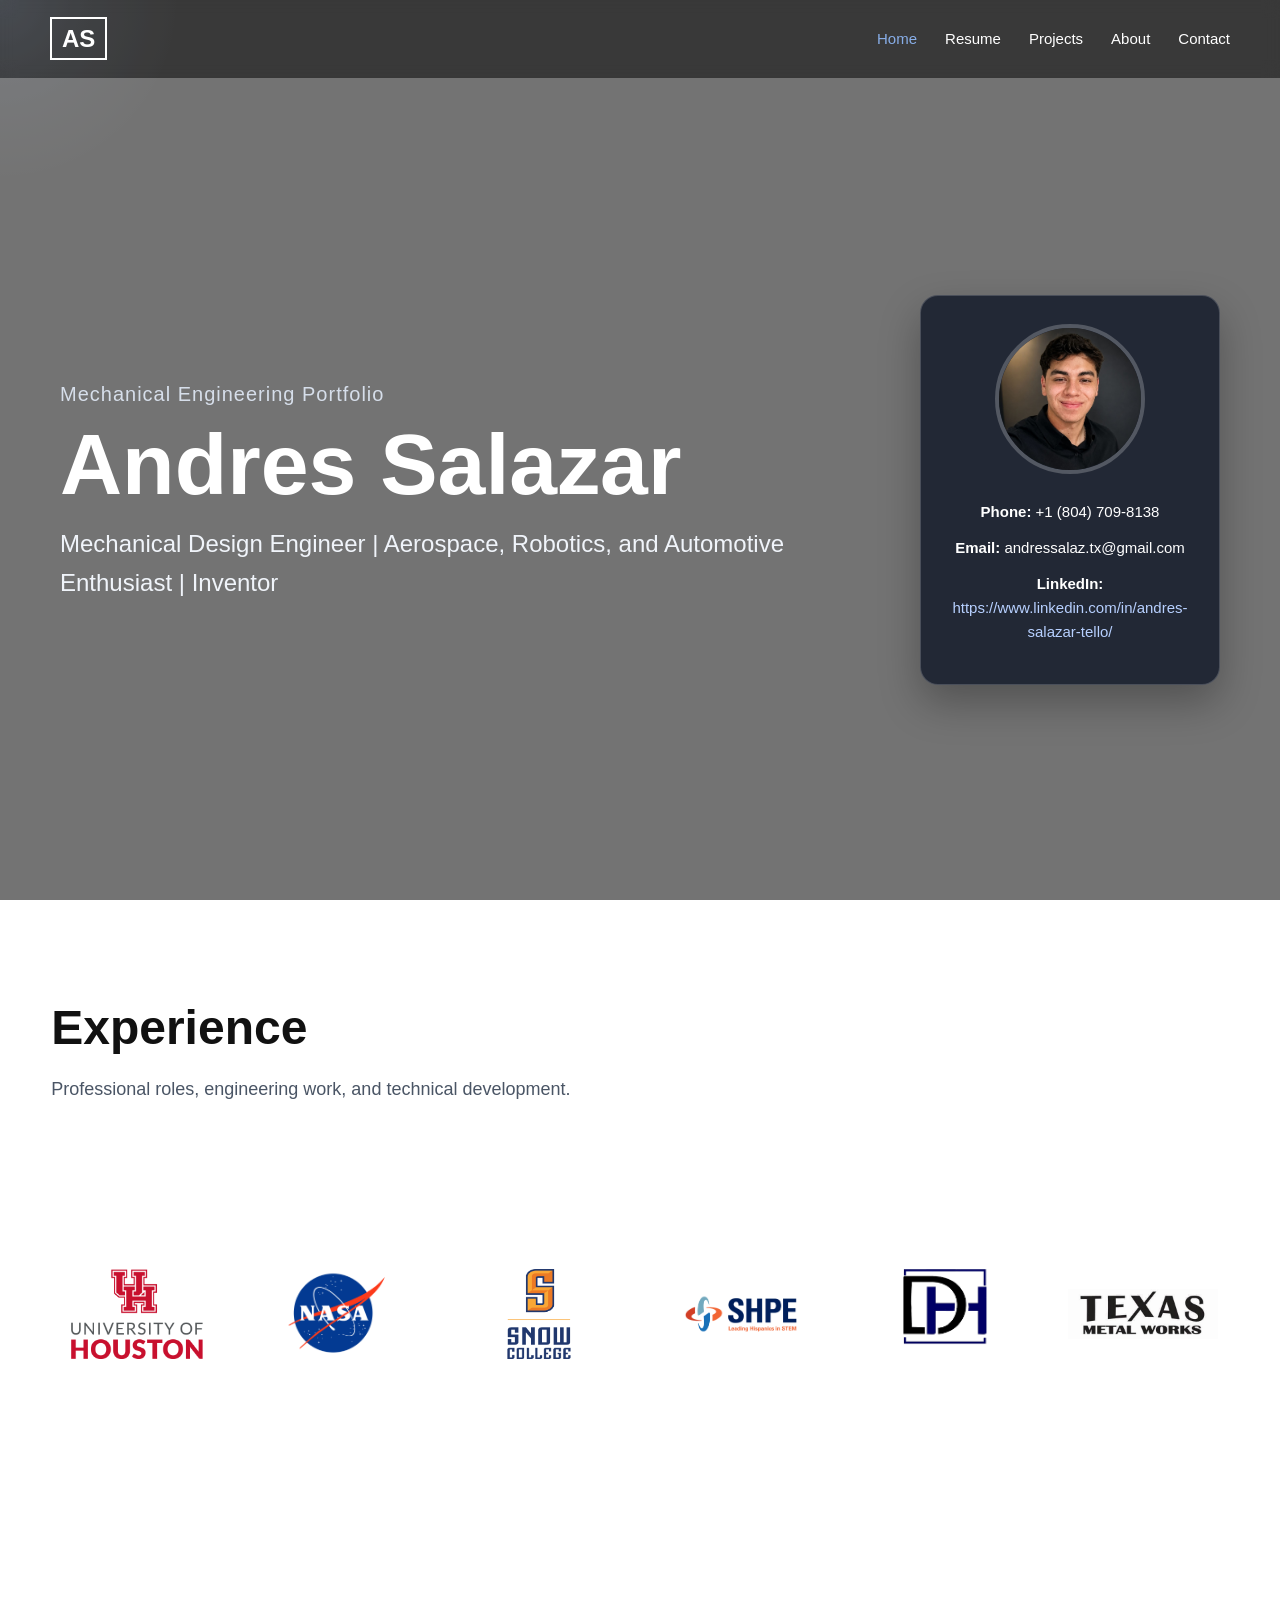
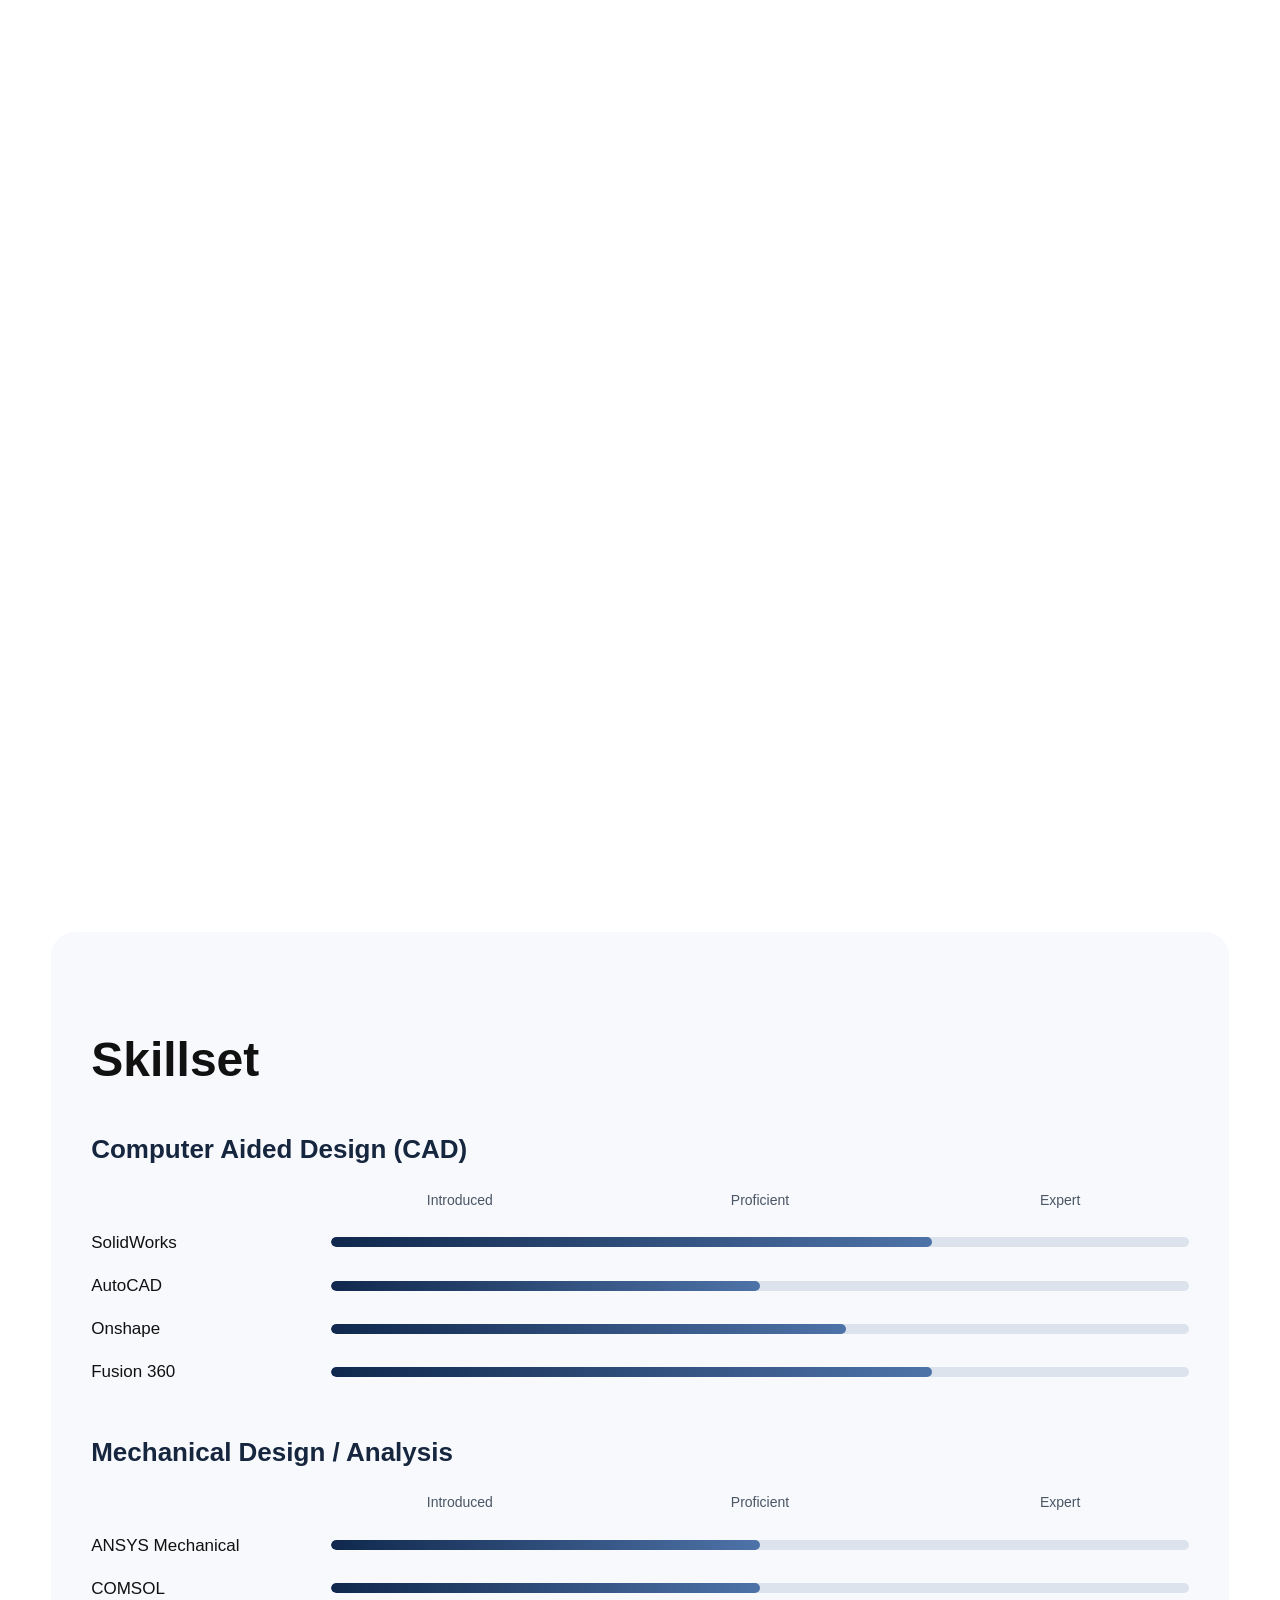
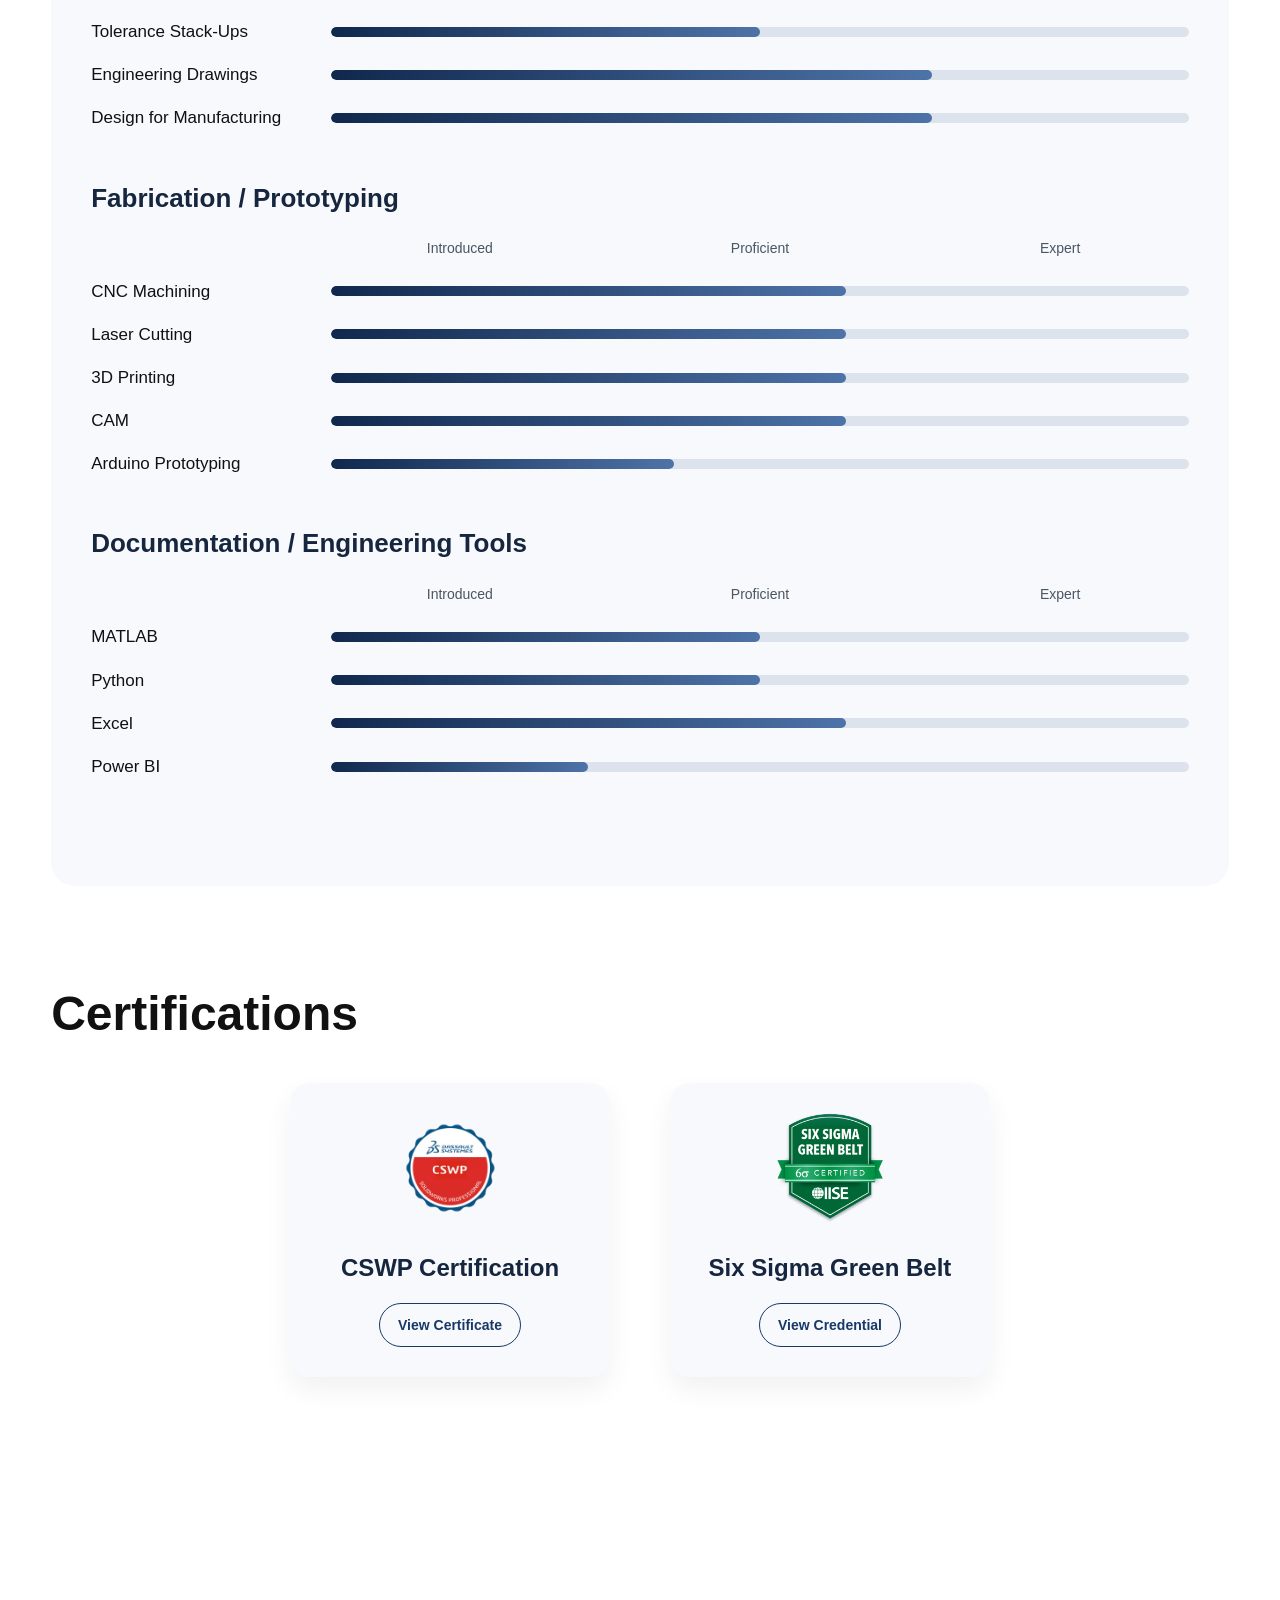
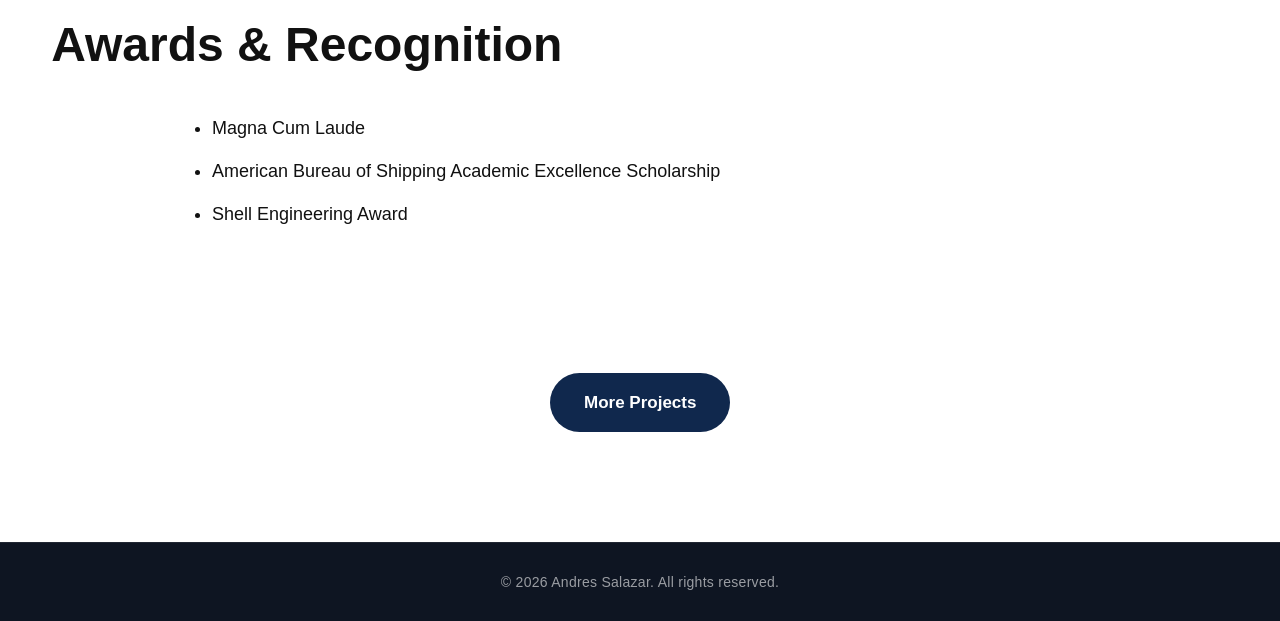
<file: index.html>
<!DOCTYPE html>
<html lang="en">

<head>
  <meta charset="UTF-8" />
  <meta name="viewport" content="width=device-width, initial-scale=1.0" />
  <title>Andres Salazar | Mechanical Engineering Portfolio</title>
  <link rel="stylesheet" href="style.css" />
</head>

<body>

  <!-- NAVBAR -->
  <header class="navbar">
    <div class="logo">
      <a href="index.html">AS</a>
    </div>

    <nav>
      <ul class="nav-links">
        <li><a href="index.html" class="active">Home</a></li>
        <li><a href="resume.html">Resume</a></li>
        <li><a href="projects.html">Projects</a></li>
        <li><a href="about.html">About</a></li>
        <li><a href="contact.html">Contact</a></li>
      </ul>
    </nav>
  </header>

  <main>

    <!-- HERO SECTION -->
    <section class="hero-section">
      <video class="hero-video" autoplay muted loop playsinline>
        <source src="assets/video/hero-cnc.mp4" type="video/mp4" />
        Your browser does not support the video tag.
      </video>

      <div class="hero-overlay"></div>

      <div class="hero-content-wrapper">
        <div class="hero-left">
          <p class="hero-small-title">Mechanical Engineering Portfolio</p>
          <h1>Andres Salazar</h1>
          <p class="hero-subtitle">
            Mechanical Design Engineer | Aerospace, Robotics, and Automotive Enthusiast | Inventor
          </p>
        </div>

        <aside class="hero-side-card">
          <img src="assets/images/profile.jpg" alt="Andres Salazar profile photo" class="profile-image" />
          <div class="side-card-info">
            <p><strong>Phone:</strong> +1 (804) 709-8138</p>
            <p><strong>Email:</strong> andressalaz.tx@gmail.com</p>
            <p>
              <strong>LinkedIn:</strong>
              <a href="#" target="_blank">https://www.linkedin.com/in/andres-salazar-tello/</a>
            </p>
          </div>
        </aside>
      </div>
    </section>

    <!-- EXPERIENCE TITLE -->
    <section class="content-section reveal">
      <div class="section-header">
        <h2>Experience</h2>
        <p class="section-subtitle">Professional roles, engineering work, and technical development.</p>
      </div>
    </section>

    <!-- LOGO STRIP -->
    <section class="content-section logo-strip-section reveal">
      <div class="logo-strip">
        <div class="logo-item">
          <img src="assets/images/uh-logo.png" alt="University of Houston logo" />
        </div>
        <div class="logo-item">
          <img src="assets/images/nasa-logo.png" alt="NASA logo" />
        </div>
        <div class="logo-item">
          <img src="assets/images/snow-college-logo.png" alt="Snow College logo" />
        </div>
        <div class="logo-item">
          <img src="assets/images/shpe-logo.png" alt="SHPE logo" />
        </div>
        <div class="logo-item">
          <img src="assets/images/dh-logo.png" alt="DH Contractors logo" />
        </div>
        <div class="logo-item">
          <img src="assets/images/TMW-logo.png" alt="Texas Metal Works logo" />
        </div>
      </div>
    </section>

    <!-- EDUCATION + EXPERIENCE SPLIT -->
    <section class="content-section split-section reveal">
      <div class="split-column">
        <h2>Education</h2>

        <div class="timeline-entry">
          <h3>University of Houston — Houston, TX</h3>
          <p class="entry-role">B.S. in Mechanical Engineering</p>
          <p class="entry-date">Graduation: December 2025</p>
          <ul>
            <li>Minor in Mathematics.</li>
            <li>Degree Honors Magna Cum Laude.</li>
            <li>Relevant Coursework: Computer Design of Structures and Materials, Fluid Mechanics, Design of Machine
              Elements, Finite
              Elements, Design of Control Systems, Heat Transfer, Thermal Design, Aerodynamics, Conduction and
              radiation.</li>
          </ul>
        </div>

        <div class="timeline-entry">
          <h3>Snow College — Ephraim, UT</h3>
          <p class="entry-role">Associate of Science</p>
          <p class="entry-date">Graduation: May 2023</p>
          <ul>
            <li>GPA 3.5.</li>
            <li>Deans List.</li>
            <li>Academic research Assistant.</li>
          </ul>
        </div>


      </div>

      <div class="split-column">
        <h2>Experience</h2>

        <div class="experience-timeline ">


          <div class="timeline-entry">

            <h3>Industrial Design Engineer — Texas Metal Works</h3>
            <p class="entry-role">
              Industrial Designer | Mechanical Design & Manufacturing
            </p>
            <p class="entry-date">
              Conroe, TX | June 2026 – Present
            </p>
            <ul>
              <li>
                Work with the engineering and manufacturing teams to
                understand production requirements, evaluate fabrication
                processes, and support industrial design activities.
              </li>
              <li>
                Review manufacturing workflows involving CNC laser cutting,
                tube laser cutting, sheet metal bending, sanding, welding,
                assembly, and shipping to identify design considerations
                and opportunities for process improvement.
              </li>
              <li>
                Apply mechanical engineering principles and SolidWorks
                knowledge to understand sheet metal design requirements,
                material specifications, manufacturing constraints,
                and production documentation.
              </li>
              <li>
                Collaborate with production personnel to document
                manufacturing procedures, investigate discrepancies
                between engineering drawings and shop-floor practices,
                and identify potential improvements.
              </li>
            </ul>
          </div>


          <div class="timeline-entry">
            <h3>Field Project Supervision — DH Contractors</h3>
            <p class="entry-role">Field Project Supervisor — Official Volunteering / Apprenticeship</p>
            <p class="entry-date">Richmond, VA / Field Sites | January 2026 – June 2026</p>
            <ul>
              <li>Supported underground fiber installation projects by reading construction plans, identifying pedestal,
                handhole, splice, and route locations, and helping translate project drawings into field execution.</li>
              <li>Coordinated with crews and project leadership on NC811 utility tickets, ROW and permit notes, material
                needs, equipment planning, site walks, and daily installation progress.</li>
              <li>Assisted with field problem solving involving utility conflicts, locate delays, weather conditions,
                equipment limitations, and differences between construction drawings and real site conditions.</li>
            </ul>
            <a href="projects.html#dh-project" class="related-work-btn magnetic-btn">View Related Work</a>
          </div>




          <div class="timeline-entry">
            <h3>Engineering Practicum — University of Houston</h3>
            <p class="entry-role">Teaching Assistant — MECE Department</p>
            <p class="entry-date">Houston, TX | May 2024 – December 2025</p>
            <ul>
              <li>Spearheaded the development of a hands-on practicum course for 200+ students, introducing
                industry-standard skills in CAD, 3D printing, CNC milling, and laser cutting under strict safety
                protocols.</li>
              <li>Designed a structured, real-world-driven curriculum, creating 50+ CAD models, lectures, quizzes, and
                assignments to enhance engagement and technical proficiency.</li>
            </ul>
            <a href="projects.html#practicum-project" class="related-work-btn magnetic-btn">View Related Work</a>
          </div>

          <div class="timeline-entry">
            <h3>Workshop Facilitator — University of Houston</h3>
            <p class="entry-role">Teaching Assistant — MECE Department</p>
            <p class="entry-date">Houston, TX | January 2024 – May 2024</p>
            <ul>
              <li>Mentored students in SolidWorks certification preparation, enabling 100+ students to earn CSWA
                credentials and increasing the certification rate from under 30% to over 80%.</li>
            </ul>
            <a href="projects.html#practicum-project" class="related-work-btn magnetic-btn">View Related Work</a>
          </div>

          <div class="timeline-entry">
            <h3>Data Analysis — University of Houston</h3>
            <p class="entry-role">Student Worker — Institute of Measurement and Analysis of Texas</p>
            <p class="entry-date">Houston, TX | January 2024 – May 2024</p>
            <ul>
              <li>Administered structured language assessments for children (ages 4–12), ensuring accurate and
                consistent testing procedures.</li>
              <li>Coordinated testing sessions with faculty researchers, supporting long-term studies in language
                development and data collection.</li>
            </ul>
            <a href="projects.html#practicum-project" class="related-work-btn magnetic-btn">View Related Work</a>
          </div>

          <div class="timeline-entry">
            <h3>Unmanned Aerosol System — Snow College</h3>
            <p class="entry-role">Research Assistant — Engineering Department</p>
            <p class="entry-date">Ephraim, UT | October 2022 – March 2023</p>
            <ul>
              <li>Designed and built a UAS platform to profile vertical temperature, humidity, pressure, and
                particulates using integrated sensor systems (iMET XQ-2, BME280, SPS30).</li>
              <li>Conducted Part-107 flight tests, generating atmospheric profiles up to ~140 m (400 ft) AGL and
                validating sensor performance.</li>
              <li>Presented findings to the Utah Department of Environmental Quality.</li>
            </ul>
            <a href="projects.html#uas-project" class="related-work-btn magnetic-btn">View Related Work</a>
          </div>




        </div>
      </div>
    </section>

    <!-- SKILLSET -->
    <section class="content-section skills-section reveal">
      <div class="section-header">
        <h2>Skillset</h2>
      </div>

      <!-- Computer Aided Design -->
      <div class="skill-category">
        <h3>Computer Aided Design (CAD)</h3>

        <div class="skill-header-row">
          <div class="skill-header-label"></div>
          <div class="skill-header-scale">
            <span>Introduced </span>
            <span>Proficient </span>
            <span>Expert </span>
          </div>
        </div>

        <div class="skill-row">
          <span>SolidWorks</span>
          <div class="skill-scale">
            <div class="skill-level" style="width:70%"></div>
          </div>
        </div>

        <div class="skill-row">
          <span>AutoCAD</span>
          <div class="skill-scale">
            <div class="skill-level" style="width:50%"></div>
          </div>
        </div>

        <div class="skill-row">
          <span>Onshape</span>
          <div class="skill-scale">
            <div class="skill-level" style="width:60%"></div>
          </div>
        </div>

        <div class="skill-row">
          <span>Fusion 360</span>
          <div class="skill-scale">
            <div class="skill-level" style="width:70%"></div>
          </div>
        </div>
      </div>

      <!-- Mechanical Design / Analysis -->
      <div class="skill-category">
        <h3>Mechanical Design / Analysis</h3>

        <div class="skill-header-row">
          <div class="skill-header-label"></div>
          <div class="skill-header-scale">
            <span>Introduced </span>
            <span>Proficient </span>
            <span>Expert </span>
          </div>
        </div>

        <div class="skill-row">
          <span>ANSYS Mechanical</span>
          <div class="skill-scale">
            <div class="skill-level" style="width:50%"></div>
          </div>
        </div>

        <div class="skill-row">
          <span>COMSOL</span>
          <div class="skill-scale">
            <div class="skill-level" style="width:50%"></div>
          </div>
        </div>

        <div class="skill-row">
          <span>Tolerance Stack-Ups</span>
          <div class="skill-scale">
            <div class="skill-level" style="width:50%"></div>
          </div>
        </div>

        <div class="skill-row">
          <span>Engineering Drawings</span>
          <div class="skill-scale">
            <div class="skill-level" style="width:70%"></div>
          </div>
        </div>

        <div class="skill-row">
          <span>Design for Manufacturing</span>
          <div class="skill-scale">
            <div class="skill-level" style="width:70%"></div>
          </div>
        </div>
      </div>

      <!-- Fabrication / Prototyping -->
      <div class="skill-category">
        <h3>Fabrication / Prototyping</h3>

        <div class="skill-header-row">
          <div class="skill-header-label"></div>
          <div class="skill-header-scale">
            <span>Introduced </span>
            <span>Proficient </span>
            <span>Expert </span>
          </div>
        </div>

        <div class="skill-row">
          <span>CNC Machining</span>
          <div class="skill-scale">
            <div class="skill-level" style="width:60%"></div>
          </div>
        </div>

        <div class="skill-row">
          <span>Laser Cutting</span>
          <div class="skill-scale">
            <div class="skill-level" style="width:60%"></div>
          </div>
        </div>

        <div class="skill-row">
          <span>3D Printing</span>
          <div class="skill-scale">
            <div class="skill-level" style="width:60%"></div>
          </div>
        </div>

        <div class="skill-row">
          <span>CAM</span>
          <div class="skill-scale">
            <div class="skill-level" style="width:60%"></div>
          </div>
        </div>

        <div class="skill-row">
          <span>Arduino Prototyping</span>
          <div class="skill-scale">
            <div class="skill-level" style="width:40%"></div>
          </div>
        </div>
      </div>

      <!-- Documentation / Engineering Tools -->
      <div class="skill-category">
        <h3>Documentation / Engineering Tools</h3>

        <div class="skill-header-row">
          <div class="skill-header-label"></div>
          <div class="skill-header-scale">
            <span>Introduced </span>
            <span>Proficient </span>
            <span>Expert </span>
          </div>
        </div>

        <div class="skill-row">
          <span>MATLAB</span>
          <div class="skill-scale">
            <div class="skill-level" style="width:50%"></div>
          </div>
        </div>

        <div class="skill-row">
          <span>Python</span>
          <div class="skill-scale">
            <div class="skill-level" style="width:50%"></div>
          </div>
        </div>

        <div class="skill-row">
          <span>Excel</span>
          <div class="skill-scale">
            <div class="skill-level" style="width:60%"></div>
          </div>
        </div>

        <div class="skill-row">
          <span>Power BI</span>
          <div class="skill-scale">
            <div class="skill-level" style="width:30%"></div>
          </div>
        </div>
      </div>
    </section>
    <!-- CERTIFICATIONS -->
    <section class="content-section awards-section reveal">
      <div class="section-header">
        <h2>Certifications</h2>
      </div>

      <div class="certifications-row">

        <div class="certification-item tilt-card">
          <img src="assets/images/cswp-badge.png" alt="CSWP Certification Badge" class="certification-badge" />
          <h3>CSWP Certification</h3>
          <a href="assets/images/cswp-title.pdf" target="_blank" class="credential-btn">View Certificate</a>
        </div>

        <div class="certification-item tilt-card">
          <img src="assets/images/sixsigma-badge.png" alt="Six Sigma Green Belt Badge" class="certification-badge" />
          <h3>Six Sigma Green Belt</h3>
          <a href="https://api.accredible.com/v1/frontend/credential_website_embed_image/certificate/137925354"
            target="_blank" class="credential-btn">View Credential</a>
        </div>

      </div>
    </section>


    <!-- AWARDS & RECOGNITION -->
    <section class="content-section awards-section reveal">
      <div class="section-header">
        <h2>Awards & Recognition</h2>
      </div>

      <div class="honors-list-block">
        <ul class="simple-list">
          <li>Magna Cum Laude</li>
          <li>American Bureau of Shipping Academic Excellence Scholarship</li>
          <li>Shell Engineering Award</li>
        </ul>
      </div>
    </section>

    <!-- PROJECTS BUTTON -->
    <section class="content-section more-projects-section reveal">
      <a href="projects.html" class="projects-button magnetic-btn">More Projects</a>
    </section>

  </main>

  <script src="script.js"></script>


  <footer class="site-footer">
    <p>© 2026 Andres Salazar. All rights reserved.</p>
  </footer>
</body>

</html>
</file>
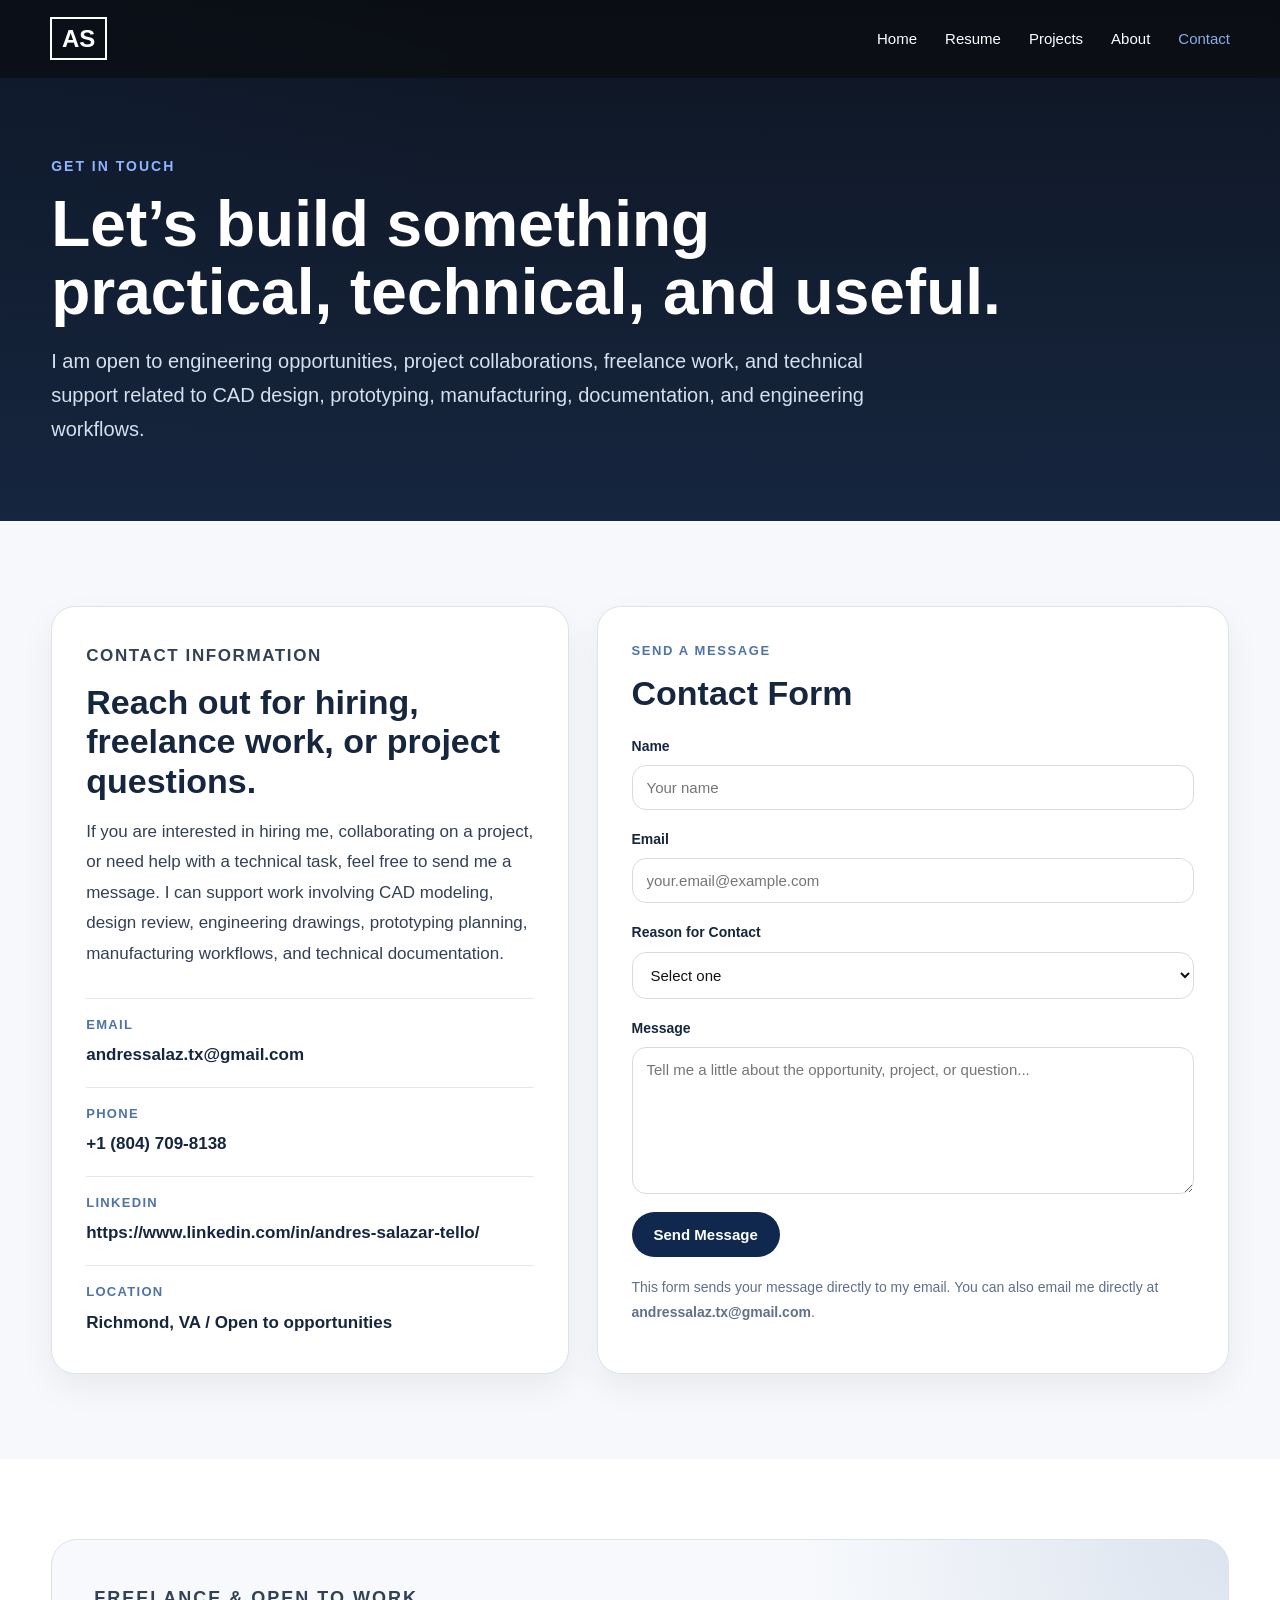
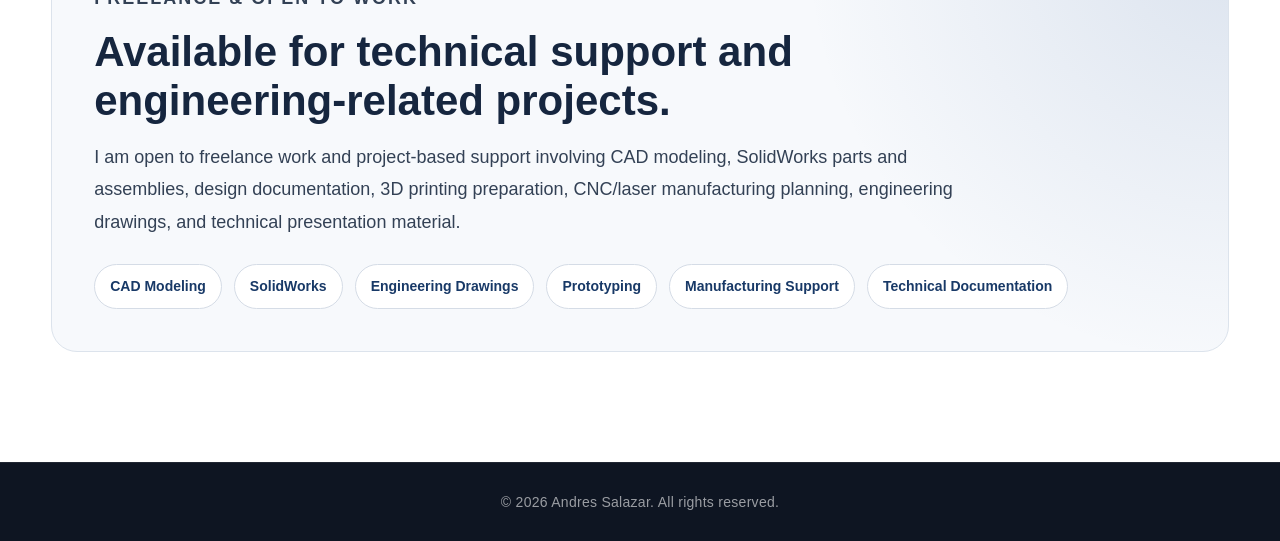
<file: contact.html>
<!DOCTYPE html>
<html lang="en">
<head>
  <meta charset="UTF-8" />
  <meta name="viewport" content="width=device-width, initial-scale=1.0" />
  <title>Contact | Andres Salazar</title>
  <link rel="stylesheet" href="style.css" />
</head>

<body>

  <!-- =========================
       NAVBAR
  ========================== -->
  <header class="navbar">
    <div class="logo">
      <a href="index.html">AS</a>
    </div>

    <nav>
      <ul class="nav-links">
        <li><a href="index.html">Home</a></li>
        <li><a href="resume.html">Resume</a></li>
        <li><a href="projects.html">Projects</a></li>
        <li><a href="about.html">About</a></li>
        <li><a href="contact.html" class="active">Contact</a></li>
      </ul>
    </nav>
  </header>


  <!-- =========================
       CONTACT PAGE
  ========================== -->
  <main class="contact-page">

    <!-- CONTACT HERO -->
    <section class="contact-hero">
      <div class="contact-hero-inner">

        <p class="contact-label">Get In Touch</p>

        <h1>Let’s build something practical, technical, and useful.</h1>

        <p class="contact-summary">
          I am open to engineering opportunities, project collaborations, freelance work, and technical
          support related to CAD design, prototyping, manufacturing, documentation, and engineering workflows.
        </p>

      </div>
    </section>


    <!-- CONTACT CONTENT -->
    <section class="contact-section">
      <div class="contact-grid">

        <!-- LEFT SIDE: CONTACT INFO -->
        <div class="contact-info-card">
          <p class="contact-kicker">Contact Information</p>
          <h2>Reach out for hiring, freelance work, or project questions.</h2>

          <p>
            If you are interested in hiring me, collaborating on a project, or need help with a technical
            task, feel free to send me a message. I can support work involving CAD modeling, design review,
            engineering drawings, prototyping planning, manufacturing workflows, and technical documentation.
          </p>

          <div class="contact-info-list">

            <div>
              <span>Email</span>
              <a href="mailto:andressalaz.tx@gmail.com">andressalaz.tx@gmail.com</a>
            </div>

            <div>
              <span>Phone</span>
              <a href="tel:+18047098138">+1 (804) 709-8138</a>
            </div>

            <div>
              <span>LinkedIn</span>
              <a href="#" target="_blank">https://www.linkedin.com/in/andres-salazar-tello/</a>
            </div>

            <div>
              <span>Location</span>
              <p>Richmond, VA / Open to opportunities</p>
            </div>

          </div>
        </div>


        <!-- RIGHT SIDE: CONTACT FORM -->
        <div class="contact-form-card">
          <p class="contact-kicker">Send a Message</p>
          <h2>Contact Form</h2>

          <!-- 
            FORMSPREE FORM
            1. Create a form in Formspree.
            2. Replace YOUR_FORM_ID_HERE with your real Formspree form ID.
            Example: https://formspree.io/f/abcdwxyz
          -->
          <form
            action="https://formspree.io/f/mbdwvlqo"
            method="POST"
            class="contact-form"
          >

            <!-- Email subject you will receive -->
            <input type="hidden" name="_subject" value="New Portfolio Contact - Andres Salazar Website" />

            <!-- Optional redirect after submission -->
            <!-- 
            <input type="hidden" name="_next" value="thank-you.html" />
            -->

            <div class="form-group">
              <label for="name">Name</label>
              <input
                type="text"
                id="name"
                name="name"
                placeholder="Your name"
                required
              />
            </div>

            <div class="form-group">
              <label for="email">Email</label>
              <input
                type="email"
                id="email"
                name="email"
                placeholder="your.email@example.com"
                required
              />
            </div>

            <div class="form-group">
              <label for="topic">Reason for Contact</label>
              <select id="topic" name="reason_for_contact" required>
                <option value="">Select one</option>
                <option value="Hiring Opportunity">Hiring Opportunity</option>
                <option value="Freelance Project">Freelance Project</option>
                <option value="CAD / Design Help">CAD / Design Help</option>
                <option value="Project Collaboration">Project Collaboration</option>
                <option value="General Question">General Question</option>
              </select>
            </div>

            <div class="form-group">
              <label for="message">Message</label>
              <textarea
                id="message"
                name="message"
                rows="7"
                placeholder="Tell me a little about the opportunity, project, or question..."
                required
              ></textarea>
            </div>

            <button type="submit" class="contact-submit-btn">Send Message</button>

          </form>

          <p class="contact-form-note">
            This form sends your message directly to my email. You can also email me directly at
            <strong>andressalaz.tx@gmail.com</strong>.
          </p>
        </div>

      </div>
    </section>


    <!-- FREELANCE / OPEN TO WORK SECTION -->
    <section class="freelance-section">
      <div class="freelance-inner">

        <p class="contact-label">Freelance & Open to Work</p>

        <h2>Available for technical support and engineering-related projects.</h2>

        <p>
          I am open to freelance work and project-based support involving CAD modeling, SolidWorks parts
          and assemblies, design documentation, 3D printing preparation, CNC/laser manufacturing planning,
          engineering drawings, and technical presentation material.
        </p>

        <div class="freelance-tags">
          <span>CAD Modeling</span>
          <span>SolidWorks</span>
          <span>Engineering Drawings</span>
          <span>Prototyping</span>
          <span>Manufacturing Support</span>
          <span>Technical Documentation</span>
        </div>

      </div>
    </section>

  </main>
<footer class="site-footer">
  <p>© 2026 Andres Salazar. All rights reserved.</p>
</footer>
</body>
</html>
</file>
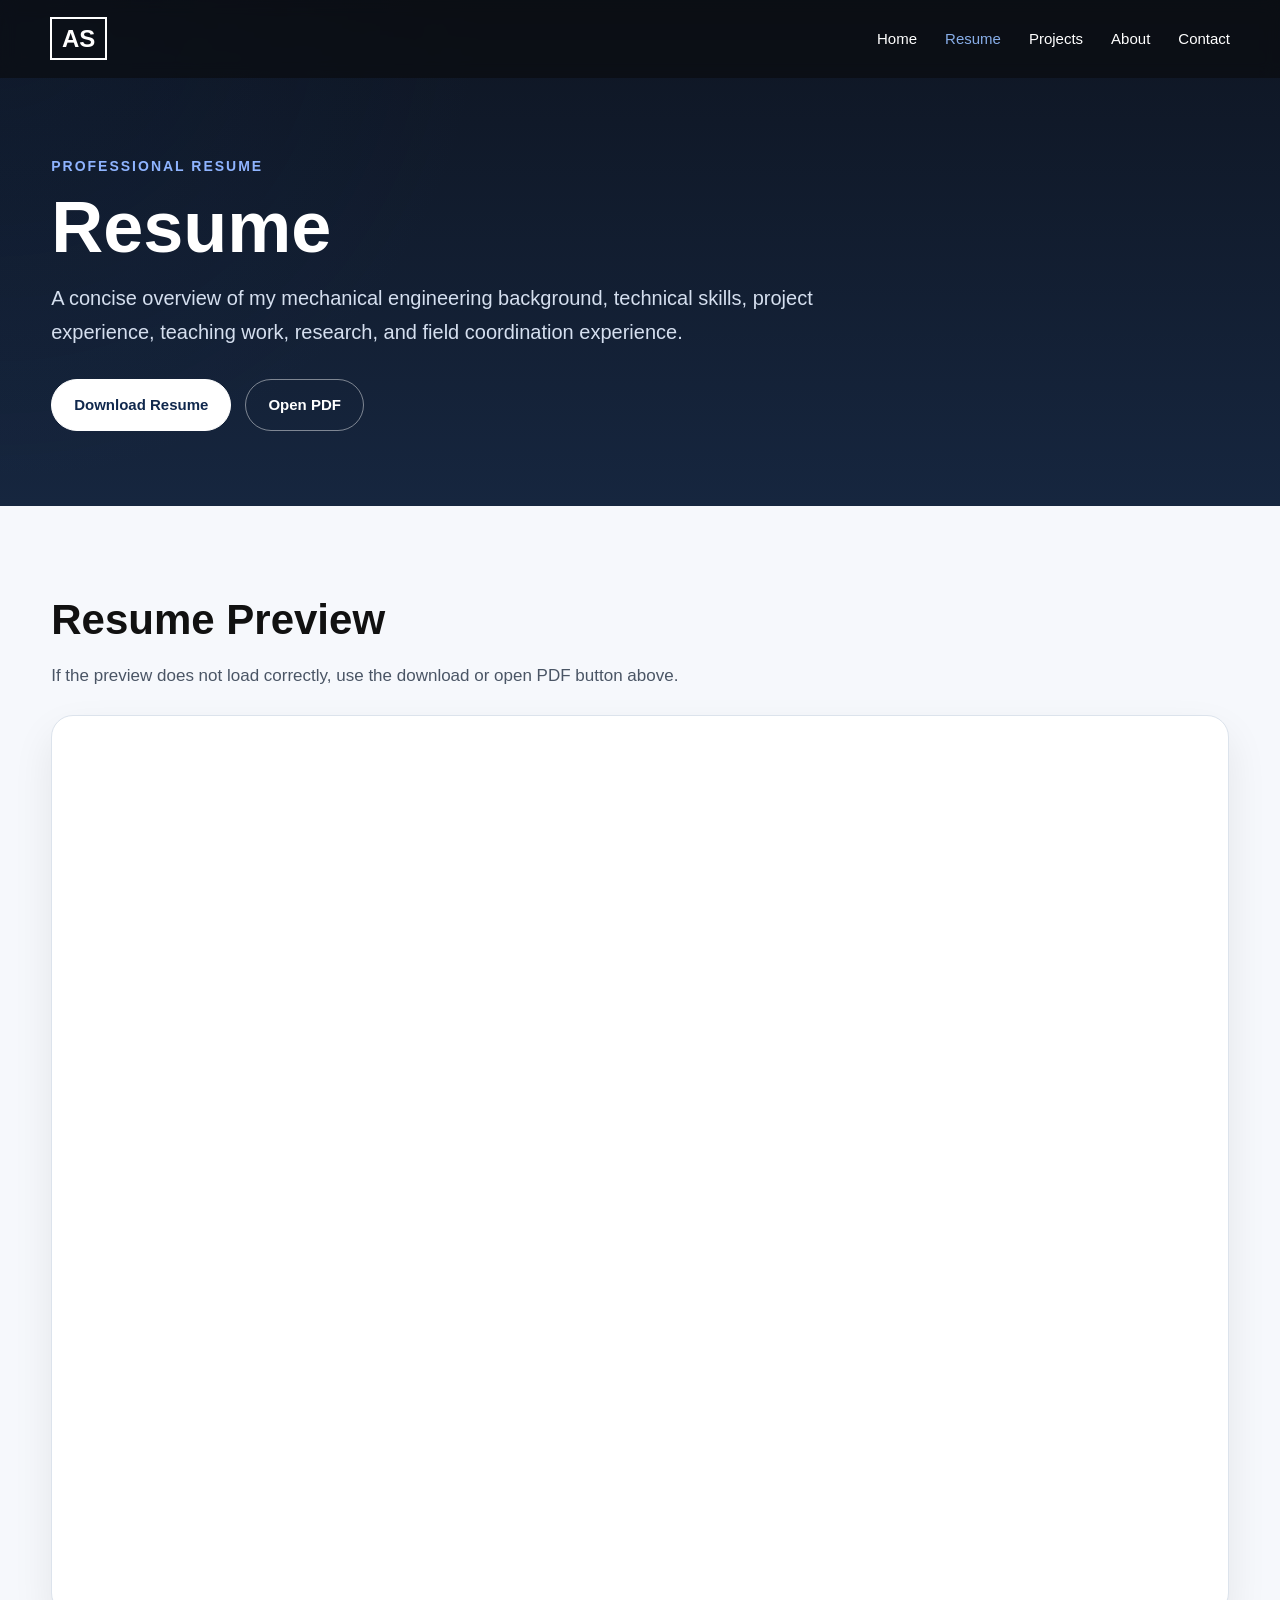
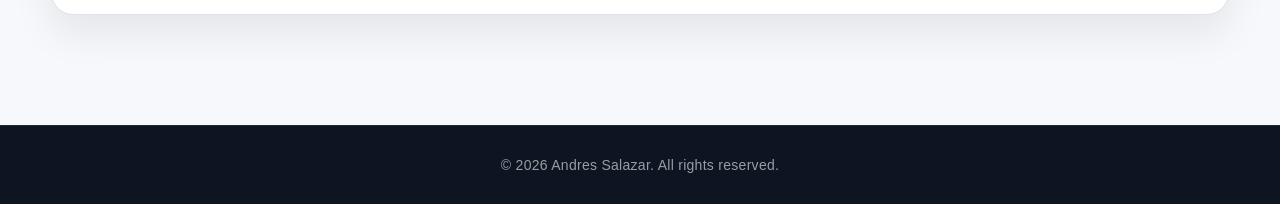
<file: resume.html>
<!DOCTYPE html>
<html lang="en">

<head>
  <meta charset="UTF-8" />
  <meta name="viewport" content="width=device-width, initial-scale=1.0" />

  <title>Resume | Andres Salazar</title>

  <!-- MAIN SITE CSS -->
  <link rel="stylesheet" href="style.css" />
</head>

<body>

  <!-- =========================
       NAVBAR
  ========================== -->

  <header class="navbar">

    <div class="logo">
      <a href="index.html">AS</a>
    </div>

    <nav>
      <ul class="nav-links">

        <li>
          <a href="index.html">Home</a>
        </li>

        <li>
          <a href="resume.html" class="active">Resume</a>
        </li>

        <li>
          <a href="projects.html">Projects</a>
        </li>

        <li>
          <a href="about.html">About</a>
        </li>

        <li>
          <a href="contact.html">Contact</a>
        </li>

      </ul>
    </nav>

  </header>


  <!-- =========================
       RESUME PAGE
  ========================== -->

  <main class="resume-page">


    <!-- =========================
         RESUME HERO
    ========================== -->

    <section class="resume-hero">

      <div class="resume-hero-inner">

        <p class="resume-label">
          Professional Resume
        </p>

        <h1>Resume</h1>

        <p class="resume-summary">
          A concise overview of my mechanical engineering
          background, technical skills, project experience,
          teaching work, research, and field coordination
          experience.
        </p>


        <!-- =========================
             RESUME BUTTONS
             PDF CACHE UPDATE
        ========================== -->

        <div class="resume-actions">


          <!-- DOWNLOAD CURRENT RESUME -->

          <a
            href="assets/files/andres-salazar-resume.pdf?v=20260927"
            download="Andres-Salazar-Resume.pdf"
            class="resume-download-btn"
          >
            Download Resume
          </a>


          <!-- OPEN CURRENT PDF -->

          <a
            href="assets/files/andres-salazar-resume.pdf?v=20260927"
            target="_blank"
            rel="noopener noreferrer"
            class="resume-open-btn"
          >
            Open PDF
          </a>


        </div>

      </div>

    </section>



    <!-- =========================
         RESUME PREVIEW
    ========================== -->

    <section class="resume-preview-section">

      <div class="resume-preview-inner">


        <!-- PREVIEW HEADER -->

        <div class="resume-preview-header">

          <h2>Resume Preview</h2>

          <p>
            If the preview does not load correctly,
            use the download or open PDF button above.
          </p>

        </div>



        <!-- =========================
             UPDATED PDF PREVIEW
        ========================== -->

        <div class="resume-frame-wrapper">

          <iframe
            src="assets/files/andres-salazar-resume.pdf?v=20260927"
            class="resume-frame"
            title="Andres Salazar Resume PDF"
            loading="eager"
          >
          </iframe>

        </div>


      </div>

    </section>


  </main>



  <!-- =========================
       FOOTER
  ========================== -->

  <footer class="site-footer">

    <p>
      © 2026 Andres Salazar. All rights reserved.
    </p>

  </footer>


</body>
</html>
</file>
<file: style.css>
/* RESET */
* {
    margin: 0;
    padding: 0;
    box-sizing: border-box;
  }
  
  /* GENERAL */
  html {
    scroll-behavior: smooth;
  }
  
  body {
    font-family: Arial, Helvetica, sans-serif;
    background-color: #ffffff;
    color: #111111;
    line-height: 1.6;
  }
  
  a {
    text-decoration: none;
  }
  
  /* NAVBAR */
  .navbar {
    position: fixed;
    top: 0;
    width: 100%;
    padding: 20px 50px;
    display: flex;
    justify-content: space-between;
    align-items: center;
    z-index: 1000;
    background: rgba(10, 10, 10, 0.55);
    backdrop-filter: blur(8px);
  }
  
  .logo a {
    color: #ffffff;
    font-size: 24px;
    font-weight: bold;
    border: 2px solid #ffffff;
    padding: 6px 10px;
  }
  
  .nav-links {
    list-style: none;
    display: flex;
    gap: 28px;
  }
  
  .nav-links a {
    color: #ffffff;
    font-size: 15px;
    font-weight: 500;
    transition: color 0.3s ease;
  }
  
  .nav-links a:hover,
  .nav-links a.active {
    color: #88aee8;
  }
  
  /* HERO */
  .hero-section {
    position: relative;
    min-height: 100vh;
    overflow: hidden;
    display: flex;
    align-items: center;
  }
  
  .hero-video {
    position: absolute;
    top: 50%;
    left: 50%;
    min-width: 100%;
    min-height: 100%;
    object-fit: cover;
    transform: translate(-50%, -50%);
    z-index: 0;
  }
  
  .hero-overlay {
    position: absolute;
    inset: 0;
    background: rgba(0, 0, 0, 0.55);
    z-index: 1;
  }
  
  .hero-content-wrapper {
    position: relative;
    z-index: 2;
    width: 100%;
    padding: 140px 60px 60px;
    display: flex;
    justify-content: space-between;
    align-items: center;
    gap: 40px;
  }
  
  .hero-left {
    max-width: 850px;
    color: #ffffff;
  }
  
  .hero-small-title {
    font-size: 20px;
    margin-bottom: 14px;
    letter-spacing: 1px;
    color: #d6deea;
  }
  
  .hero-left h1 {
    font-size: 86px;
    line-height: 0.95;
    margin-bottom: 20px;
    font-weight: 800;
  }
  
  .hero-subtitle {
    font-size: 24px;
    max-width: 900px;
    color: #f0f4fa;
  }
  
  /* SIDE CARD */
  .hero-side-card {
    width: 300px;
    min-width: 300px;
    background: rgba(12, 20, 36, 0.78);
    border: 1px solid rgba(255, 255, 255, 0.18);
    padding: 28px 24px;
    border-radius: 18px;
    color: #ffffff;
    text-align: center;
    position: sticky;
    top: 110px;
    align-self: flex-start;
    box-shadow: 0 18px 40px rgba(0, 0, 0, 0.28);
  }
  
  .profile-image {
    width: 150px;
    height: 150px;
    object-fit: cover;
    border-radius: 50%;
    margin-bottom: 18px;
    border: 4px solid rgba(255, 255, 255, 0.22);
  }
  
  .side-card-info p {
    margin-bottom: 12px;
    font-size: 15px;
  }
  
  .side-card-info a {
    color: #b7d0ff;
  }
  
  /* CONTENT SECTIONS */
  .content-section {
    width: min(1200px, 92%);
    margin: 0 auto;
    padding: 90px 0;
  }
  
  .section-header {
    margin-bottom: 30px;
  }
  
  .section-header h2 {
    font-size: 48px;
    color: #111111;
    margin-bottom: 8px;
  }
  
  .section-subtitle {
    font-size: 18px;
    color: #4a5565;
  }

  /* MY STORY */
.story-section {
    padding-top: 100px;
  }
  
  .story-layout {
    display: flex;
    flex-direction: column;
    gap: 90px;
  }
  
  .story-row {
    display: grid;
    grid-template-columns: 1fr 1.1fr;
    gap: 60px;
    align-items: center;
  }
  
  .story-row-reverse {
    grid-template-columns: 1.1fr 1fr;
  }
  
  .story-row-reverse .story-image {
    order: 2;
  }
  
  .story-row-reverse .story-content {
    order: 1;
  }
  
  .story-image {
    width: 100%;
  }
  
  .story-image img {
    width: 100%;
    height: 460px;
    object-fit: cover;
    border-radius: 22px;
    display: block;
    box-shadow: 0 18px 40px rgba(0, 0, 0, 0.10);
  }
  
  .story-content {
    color: #273142;
  }
  
  .story-label {
    font-size: 13px;
    font-weight: 700;
    letter-spacing: 2px;
    text-transform: uppercase;
    color: #4e73a8;
    margin-bottom: 12px;
  }
  
  .story-content h3 {
    font-size: 36px;
    line-height: 1.15;
    color: #111111;
    margin-bottom: 22px;
  }
  
  .story-content p {
    font-size: 19px;
    line-height: 1.9;
    margin-bottom: 18px;
  }
  
  .story-tags {
    display: flex;
    flex-wrap: wrap;
    gap: 12px;
    margin-top: 10px;
  }
  
  .story-tags span {
    display: inline-block;
    padding: 10px 16px;
    border-radius: 999px;
    background: #eef3f9;
    color: #183967;
    font-size: 14px;
    font-weight: 600;
  }
  
  /* RESPONSIVE - MY STORY */
  @media (max-width: 1100px) {
    .story-row,
    .story-row-reverse {
      grid-template-columns: 1fr;
      gap: 30px;
    }
  
    .story-row-reverse .story-image,
    .story-row-reverse .story-content {
      order: unset;
    }
  
    .story-image img {
      height: 380px;
    }
  }
  
  @media (max-width: 768px) {
    .story-layout {
      gap: 60px;
    }
  
    .story-content h3 {
      font-size: 28px;
    }
  
    .story-content p {
      font-size: 17px;
      line-height: 1.75;
    }
  
    .story-image img {
      height: 300px;
      border-radius: 18px;
    }
  }
  
  /* LOGO STRIP */
  .logo-strip-section {
    padding-top: 30px;
    padding-bottom: 50px;
  }
  
  .logo-strip {
    width: 100%;
    display: flex;
    justify-content: space-between;
    align-items: center;
    gap: 30px;
    flex-wrap: wrap;
  }
  
  .logo-item {
    flex: 1 1 160px;
    display: flex;
    justify-content: center;
    align-items: center;
    min-height: 120px;
  }
  
  .logo-item img {
    max-height: 90px;
    max-width: 150px;
    width: auto;
    height: auto;
    object-fit: contain;
    transition: transform 0.3s ease;
  }
  
  .logo-item img:hover {
    transform: scale(1.06);
  }
  
  /* SPLIT SECTIONS */
  .split-section {
    display: grid;
    grid-template-columns: 1fr 1fr;
    gap: 60px;
    align-items: start;
  }
  
  .split-column h2 {
    font-size: 42px;
    margin-bottom: 24px;
  }
  
  .timeline-entry {
    border-left: 2px solid #d5dce6;
    padding-left: 18px;
    margin-bottom: 34px;
    position: relative;
  }
  
  .timeline-entry::before {
    content: "";
    width: 12px;
    height: 12px;
    background-color: #10284d;
    border-radius: 50%;
    position: absolute;
    left: -7px;
    top: 8px;
  }
  
  .timeline-entry h3 {
    font-size: 22px;
    margin-bottom: 6px;
  }
  
  .entry-role {
    font-style: italic;
    color: #35445d;
    margin-bottom: 4px;
  }
  
  .entry-date {
    color: #607089;
    margin-bottom: 10px;
    font-size: 15px;
  }
  
  .timeline-entry ul {
    padding-left: 18px;
  }

  .experience-timeline {
    display: flex;
    flex-direction: column;
    gap: 10px;
  }
  
  .timeline-entry ul {
    padding-left: 20px;
    margin-bottom: 18px;
  }
  
  .timeline-entry li {
    margin-bottom: 10px;
    line-height: 1.7;
  }
  
  .related-work-btn {
    display: inline-block;
    margin-top: 4px;
    padding: 10px 18px;
    border: 1.5px solid #183967;
    border-radius: 999px;
    color: #183967;
    font-size: 14px;
    font-weight: 600;
    transition: all 0.25s ease;
  }
  
  .related-work-btn:hover {
    background: #183967;
    color: #ffffff;
    transform: translateY(-2px);
  }

/* SKILLS */
.skills-section {
  background: #f7f9fc;
  border-radius: 24px;
  padding-left: 40px;
  padding-right: 40px;
}

.skill-category {
  margin-bottom: 46px;
}

.skill-category:last-child {
  margin-bottom: 0;
}

.skill-category h3 {
  font-size: 26px;
  margin-bottom: 18px;
  color: #16263f;
}

.skill-header-row {
  display: grid;
  grid-template-columns: 220px 1fr;
  gap: 20px;
  align-items: end;
  margin-bottom: 18px;
}

.skill-header-label {
  min-height: 1px;
}

.skill-header-scale {
  display: grid;
  grid-template-columns: 3fr 4fr 3fr;
  font-size: 14px;
  color: #4a5565;
  font-weight: 500;
}

.skill-header-scale span {
  text-align: center;
}

.skill-row {
  display: grid;
  grid-template-columns: 220px 1fr;
  gap: 20px;
  align-items: center;
  margin-bottom: 16px;
}

.skill-row span {
  font-size: 17px;
  color: #111111;
}

.skill-scale {
  position: relative;
  width: 100%;
  height: 10px;
  background: #dce3ec;
  border-radius: 999px;
  overflow: hidden;
}

.skill-level {
  height: 100%;
  border-radius: 999px;
  background: linear-gradient(90deg, #10284d, #4e73a8);
  transition: width 0.6s ease;
}

/* RESPONSIVE */
@media (max-width: 768px) {
  .skills-section {
    padding-left: 20px;
    padding-right: 20px;
  }

  .skill-header-row,
  .skill-row {
    grid-template-columns: 1fr;
    gap: 10px;
  }

  .skill-header-scale {
    grid-template-columns: 1fr 1fr 1fr;
    font-size: 12px;
  }

  .skill-category h3 {
    font-size: 22px;
  }

  .skill-row span {
    font-size: 16px;
  }
}
  /* AWARDS & RECOGNITION */
.awards-section {
  padding-top: 90px;
  padding-bottom: 90px;
}

.certifications-row {
  display: flex;
  justify-content: center;
  align-items: stretch;
  gap: 60px;
  flex-wrap: wrap;
  margin-top: 20px;
  margin-bottom: 50px;
}

.certification-item {
  flex: 1 1 260px;
  max-width: 320px;
  text-align: center;
  background: #f7f9fc;
  border-radius: 20px;
  padding: 30px 24px;
  box-shadow: 0 12px 28px rgba(0, 0, 0, 0.06);
}

.certification-badge {
  width: 110px;
  height: 110px;
  object-fit: contain;
  margin-bottom: 18px;
}

.certification-item h3 {
  font-size: 24px;
  color: #16263f;
  margin-bottom: 16px;
}

.credential-btn {
  display: inline-block;
  padding: 10px 18px;
  border: 1.5px solid #183967;
  border-radius: 999px;
  color: #183967;
  font-size: 14px;
  font-weight: 600;
  transition: all 0.25s ease;
}

.credential-btn:hover {
  background: #183967;
  color: #ffffff;
  transform: translateY(-2px);
}

.honors-list-block {
  max-width: 900px;
  margin: 0 auto;
}

.simple-list {
  padding-left: 22px;
}

.simple-list li {
  margin-bottom: 14px;
  font-size: 18px;
  color: #111111;
  line-height: 1.6;
}

/* RESPONSIVE */
@media (max-width: 768px) {
  .certifications-row {
    gap: 24px;
    margin-bottom: 40px;
  }

  .certification-item {
    max-width: 100%;
    padding: 24px 18px;
  }

  .certification-item h3 {
    font-size: 20px;
  }

  .certification-badge {
    width: 90px;
    height: 90px;
  }

  .simple-list li {
    font-size: 17px;
  }
}
  /* BUTTON */
  .more-projects-section {
    text-align: center;
    padding-top: 40px;
    padding-bottom: 110px;
  }
  
  .projects-button {
    display: inline-block;
    background: #10284d;
    color: #ffffff;
    padding: 16px 34px;
    border-radius: 999px;
    font-size: 17px;
    font-weight: 600;
    transition: transform 0.25s ease, background 0.25s ease;
  }
  
  .projects-button:hover {
    transform: translateY(-2px);
    background: #183967;
  }
  
  /* RESPONSIVE */
  @media (max-width: 1100px) {
    .hero-content-wrapper {
      flex-direction: column;
      align-items: flex-start;
    }
  
    .hero-side-card {
      position: relative;
      top: 0;
      width: 100%;
      min-width: unset;
      max-width: 420px;
    }
  
    .split-section {
      grid-template-columns: 1fr;
    }
  }
  
  @media (max-width: 768px) {
    .navbar {
      padding: 18px 20px;
      flex-direction: column;
      gap: 16px;
    }
  
    .nav-links {
      gap: 16px;
      flex-wrap: wrap;
      justify-content: center;
    }
  
    .hero-content-wrapper {
      padding: 170px 24px 50px;
    }
  
    .hero-left h1 {
      font-size: 52px;
    }
  
    .hero-subtitle {
      font-size: 18px;
    }
  
    .section-header h2,
    .split-column h2 {
      font-size: 34px;
    }
  
    .story-text {
      font-size: 17px;
    }
  
    .skill-row {
      grid-template-columns: 1fr;
    }
  
    .skills-section {
      padding-left: 20px;
      padding-right: 20px;
    }
  
    .logo-strip img {
      height: 52px;
    }
  }



/* =========================
   NASA PROJECT PAGE
========================== */

.nasa-page {
  background: #0e1522;
  color: #f4f7fb;
  min-height: 100vh;
}

/* =========================
   HERO
========================== */

.nasa-hero {
  padding: 150px 0 60px;
  background:
    radial-gradient(circle at top left, rgba(55, 90, 145, 0.22), transparent 35%),
    linear-gradient(180deg, #0e1522 0%, #121b2c 100%);
}

.nasa-hero-inner {
  width: min(1300px, 92%);
  margin: 0 auto;
}

.nasa-project-label {
  text-transform: uppercase;
  letter-spacing: 2px;
  font-size: 14px;
  color: #8fb4ff;
  margin-bottom: 14px;
  font-weight: 700;
}

.nasa-hero h1 {
  max-width: 1050px;
  font-size: 62px;
  line-height: 1.02;
  margin-bottom: 18px;
  color: #ffffff;
}

.nasa-project-summary {
  max-width: 900px;
  font-size: 20px;
  line-height: 1.7;
  color: #d5dfef;
  margin-bottom: 30px;
}

.nasa-project-meta {
  display: flex;
  flex-wrap: wrap;
  gap: 18px;
}

.meta-item {
  min-width: 180px;
  padding: 14px 18px;
  border: 1px solid rgba(255, 255, 255, 0.10);
  border-radius: 14px;
  background: rgba(255, 255, 255, 0.04);
}

.meta-title {
  display: block;
  font-size: 12px;
  text-transform: uppercase;
  letter-spacing: 1.4px;
  color: #8fb4ff;
  margin-bottom: 6px;
  font-weight: 700;
}

.meta-value {
  font-size: 16px;
  color: #ffffff;
}

/* PROJECT TAGS */

.nasa-tags {
  display: flex;
  flex-wrap: wrap;
  gap: 12px;
  margin-top: 26px;
}

.nasa-tags span {
  display: inline-block;
  padding: 9px 14px;
  border: 1px solid rgba(143, 180, 255, 0.28);
  border-radius: 999px;
  color: #dce8ff;
  background: rgba(255, 255, 255, 0.04);
  font-size: 14px;
  font-weight: 600;
}

.nasa-note {
  max-width: 850px;
  margin-top: 28px;
  color: #9fb0cc;
  font-size: 14px;
  line-height: 1.7;
}

/* =========================
   OVERVIEW SECTION
========================== */

.nasa-overview-section {
  background: #f6f8fc;
  color: #111111;
  padding: 80px 0;
}

.nasa-overview-grid {
  width: min(1300px, 92%);
  margin: 0 auto;
  display: grid;
  grid-template-columns: 1.2fr 1fr 1fr;
  gap: 24px;
}

.overview-card {
  background: #ffffff;
  border: 1px solid #e2e8f0;
  border-radius: 22px;
  padding: 30px;
  box-shadow: 0 10px 24px rgba(0, 0, 0, 0.04);
}

.feature-card {
  background: linear-gradient(135deg, #ffffff 0%, #eef4ff 100%);
}

.card-kicker {
  text-transform: uppercase;
  letter-spacing: 1.6px;
  color: #4e73a8;
  font-weight: 800;
  font-size: 13px;
  margin-bottom: 12px;
}

.overview-card h2 {
  font-size: 28px;
  line-height: 1.15;
  color: #16263f;
  margin-bottom: 14px;
}

.overview-card p,
.overview-card li {
  color: #334155;
  line-height: 1.8;
}

.overview-card ul {
  padding-left: 20px;
}

/* =========================
   SHOWCASE / DESIGN EVOLUTION
========================== */

.nasa-showcase-section {
  width: min(1400px, 94%);
  margin: 0 auto;
  padding: 70px 0 80px;
}

.nasa-design-theme {
  width: 100%;
  max-width: none;
  margin: 0;
  padding: 80px 0 95px;
  background:
    radial-gradient(circle at 18% 18%, rgba(75, 119, 190, 0.18), transparent 34%),
    radial-gradient(circle at 85% 20%, rgba(143, 180, 255, 0.10), transparent 30%),
    linear-gradient(180deg, #07101f 0%, #0e1522 62%, #101827 100%);
  border-top: 1px solid rgba(143, 180, 255, 0.10);
  border-bottom: 1px solid rgba(143, 180, 255, 0.10);
}



.nasa-design-theme .showcase-section-header,
.nasa-design-theme .nasa-showcase-grid {
  width: min(1200px, 88%);
  margin-left: auto;
  margin-right: auto;
}

.showcase-section-header {
  margin-bottom: 30px;
  max-width: none;
}




.showcase-section-header h2 {
  font-size: 42px;
  line-height: 1.12;
  color: #ffffff;
  margin-bottom: 12px;
}

.showcase-section-header p {
  color: #cbd8ee;
  line-height: 1.8;
  font-size: 17px;
}

/* TWO MAIN COLUMNS + BOTTOM CONTROLS */

.nasa-showcase-grid {
  display: grid;
  grid-template-columns: 1.2fr 0.8fr;
  gap: 24px;
  align-items: stretch;
}

.nasa-model-panel,
.nasa-info-panel {
  height: 100%;
}

/* PANELS */

.nasa-model-panel,
.nasa-info-panel,
.nasa-iteration-controls {
  border: 1px solid rgba(143, 180, 255, 0.14);
  background: rgba(255, 255, 255, 0.045);
  border-radius: 22px;
  backdrop-filter: blur(8px);
  box-shadow:
    0 18px 38px rgba(0, 0, 0, 0.24),
    inset 0 1px 0 rgba(255, 255, 255, 0.05);
}

.nasa-model-panel {
  padding: 22px;
}

.nasa-info-panel {
  padding: 24px;
  display: flex;
  flex-direction: column;
  gap: 18px;
  height: 100%;
}

.iteration-case-grid {
  display: grid;
  grid-template-columns: 1fr;
  gap: 14px;
  flex: 1;
}

.iteration-case-card {
  padding: 22px;
  border-radius: 16px;
  background: rgba(255, 255, 255, 0.035);
  border: 1px solid rgba(143, 180, 255, 0.12);
  display: flex;
  flex-direction: column;
  justify-content: center;
}

/* MODEL PANEL TOPBAR */

.panel-topbar {
  display: flex;
  justify-content: space-between;
  align-items: flex-start;
  gap: 18px;
  margin-bottom: 18px;
}

.panel-kicker {
  text-transform: uppercase;
  letter-spacing: 1.6px;
  font-size: 11px;
  color: #8fb4ff;
  font-weight: 800;
  margin-bottom: 4px;
}

.panel-topbar h2 {
  font-size: 25px;
  line-height: 1.15;
  color: #ffffff;
}

.panel-btn {
  border: 1px solid rgba(143, 180, 255, 0.35);
  background: transparent;
  color: #dce8ff;
  padding: 10px 16px;
  border-radius: 999px;
  cursor: pointer;
  font-weight: 700;
  font-size: 13px;
  transition: 0.25s ease;
  white-space: nowrap;
}

.panel-btn:hover {
  background: rgba(143, 180, 255, 0.10);
  transform: translateY(-1px);
}

/* MODEL VIEWER */

.model-viewer-shell {
  width: 100%;
  height: 520px;
  border-radius: 18px;
  overflow: hidden;
  background:
    radial-gradient(circle at center, rgba(143, 180, 255, 0.13), transparent 48%),
    linear-gradient(180deg, #070d18 0%, #0b111c 100%);
  border: 1px solid rgba(143, 180, 255, 0.10);
}

.nasa-model-viewer {
  width: 100%;
  height: 100%;
  background: transparent;
}

/* KEY CHANGES UNDER MODEL VIEWER */

.model-key-changes-card {
  margin-top: 16px;
  padding: 20px;
  border-radius: 18px;
  background: rgba(255, 255, 255, 0.035);
  border: 1px solid rgba(143, 180, 255, 0.14);
}

.model-key-changes-card h3 {
  font-size: 18px;
  color: #dbe7fb;
  margin-bottom: 12px;
}

.model-key-changes-card ul {
  padding-left: 20px;
  margin: 0;
}

.model-key-changes-card li {
  color: #d5dfef;
  line-height: 1.75;
  margin-bottom: 9px;
  font-size: 15px;
}

.model-key-changes-card li:last-child {
  margin-bottom: 0;
}

/* INFO PANEL */

.iteration-label {
  text-transform: uppercase;
  letter-spacing: 1.8px;
  font-size: 13px;
  color: #8fb4ff;
  margin-bottom: 8px;
  font-weight: 800;
}

.iteration-header h2 {
  font-size: 34px;
  line-height: 1.08;
  color: #ffffff;
}

.featured-video-block {
  margin-top: 4px;
}

.iteration-video {
  width: 100%;
  min-height: 285px;
  border-radius: 16px;
  overflow: hidden;
  background: #09101a;
  border: 1px solid rgba(255, 255, 255, 0.06);
  display: block;
  object-fit: cover;
}

/* CASE STUDY CARDS */

.iteration-case-grid {
  display: grid;
  grid-template-columns: 1fr;
  gap: 14px;
}

.iteration-case-card {
  padding: 18px;
  border-radius: 16px;
  background: rgba(255, 255, 255, 0.035);
  border: 1px solid rgba(143, 180, 255, 0.12);
}

.iteration-case-card h3 {
  font-size: 16px;
  color: #dbe7fb;
  margin-bottom: 8px;
}

.iteration-case-card p {
  color: #d5dfef;
  line-height: 1.75;
  font-size: 15px;
  margin: 0;
}

/* ITERATION CONTROLS - BOTTOM BAR */

.nasa-iteration-controls {
  grid-column: 1 / -1;
  width: fit-content;
  margin: 10px auto 0;
  padding: 12px 18px;

  display: flex;
  flex-direction: row;
  justify-content: center;
  align-items: center;
  gap: 18px;

  border-radius: 999px;
}

.iteration-nav-btn {
  width: 44px;
  height: 44px;
  border-radius: 50%;
  border: 1px solid rgba(143, 180, 255, 0.36);
  background: rgba(255, 255, 255, 0.045);
  color: #ffffff;
  font-size: 20px;
  cursor: pointer;
  transition: 0.25s ease;
}

.iteration-nav-btn:hover {
  background: rgba(143, 180, 255, 0.14);
  transform: translateY(-2px);
  box-shadow: 0 0 18px rgba(143, 180, 255, 0.18);
}

.iteration-counter {
  display: flex;
  flex-direction: row;
  align-items: center;
  justify-content: center;

  min-width: 74px;
  height: 38px;
  padding: 0 16px;
  border-radius: 999px;

  color: #cfe0ff;
  font-weight: 800;
  font-size: 14px;
  gap: 6px;

  background: rgba(143, 180, 255, 0.08);
  border: 1px solid rgba(143, 180, 255, 0.18);
}

/* =========================
   VALIDATION SECTION
========================== */

.nasa-validation-section {
  padding: 95px 0;
  background:
    radial-gradient(circle at 12% 15%, rgba(252, 61, 33, 0.08), transparent 32%),
    radial-gradient(circle at 88% 18%, rgba(11, 61, 145, 0.10), transparent 35%),
    linear-gradient(180deg, #f4f7fb 0%, #e9eef6 100%);
  color: #111111;
  border-top: 1px solid #d6deea;
  border-bottom: 1px solid #d6deea;
}

.nasa-validation-inner {
  width: min(1300px, 92%);
  margin: 0 auto;
}

.section-heading-dark {
  max-width: 920px;
  margin-bottom: 38px;
}

.section-heading-dark h2 {
  font-size: 44px;
  line-height: 1.12;
  color: #10284d;
  margin-bottom: 14px;
}

.section-heading-dark p {
  color: #334155;
  line-height: 1.8;
  font-size: 17px;
}

.nasa-validation-section .nasa-project-label {
  color: #fc3d21;
}

/* VALIDATION VIDEO FEATURE */

.validation-video-feature {
  display: grid;
  grid-template-columns: 1.35fr 0.85fr;
  gap: 26px;
  align-items: stretch;
  margin-bottom: 34px;
}

.validation-video-wrapper,
.validation-video-text {
  background: rgba(255, 255, 255, 0.88);
  border: 1px solid rgba(16, 40, 77, 0.12);
  border-radius: 22px;
  overflow: hidden;
  box-shadow:
    0 16px 36px rgba(16, 40, 77, 0.10),
    inset 0 1px 0 rgba(255, 255, 255, 0.80);
}

.validation-video-wrapper {
  min-height: 380px;
  display: flex;
  align-items: center;
  justify-content: center;
  background: #ffffff;
}

.validation-video {
  width: 100%;
  height: 100%;
  min-height: 380px;
  object-fit: cover;
  display: block;
  background: #09101a;
}

.validation-video-text {
  padding: 28px;
  display: flex;
  flex-direction: column;
  justify-content: center;
}

.validation-video-text .card-kicker {
  color: #fc3d21;
}

.validation-video-text h3 {
  font-size: 30px;
  line-height: 1.18;
  color: #10284d;
  margin-bottom: 16px;
}

.validation-video-text p {
  color: #334155;
  line-height: 1.8;
  margin-bottom: 14px;
}

/* VALIDATION RESULT CARDS */

.validation-grid {
  display: grid;
  grid-template-columns: repeat(4, 1fr);
  gap: 18px;
}

.validation-card {
  position: relative;
  overflow: hidden;
  background: rgba(255, 255, 255, 0.88);
  border: 1px solid rgba(16, 40, 77, 0.12);
  border-radius: 20px;
  padding: 24px;
  box-shadow:
    0 16px 36px rgba(16, 40, 77, 0.10),
    inset 0 1px 0 rgba(255, 255, 255, 0.80);
}

.validation-card::before {
  content: "";
  position: absolute;
  left: 0;
  top: 0;
  width: 4px;
  height: 100%;
  background: linear-gradient(180deg, #fc3d21, #0b3d91);
  opacity: 0.85;
}

.validation-status {
  display: inline-block;
  padding: 7px 12px;
  border-radius: 999px;
  background: rgba(22, 163, 74, 0.10);
  color: #15803d;
  border: 1px solid rgba(22, 163, 74, 0.28);
  font-size: 13px;
  font-weight: 800;
  margin-bottom: 16px;
}

.validation-card h3 {
  font-size: 22px;
  color: #10284d;
  margin-bottom: 10px;
}

.validation-card p {
  color: #334155;
  line-height: 1.7;
}

/* =========================
   SUPPORT / LESSONS SECTION
========================== */

.nasa-support-section {
  background: #f6f8fc;
  color: #111111;
  padding: 80px 0 110px;
}

.nasa-support-grid {
  width: min(1300px, 92%);
  margin: 0 auto;
  display: grid;
  grid-template-columns: 1fr 1fr;
  gap: 24px;
}

.support-card {
  background: #ffffff;
  border-radius: 20px;
  padding: 30px;
  border: 1px solid #e2e8f0;
  box-shadow: 0 10px 24px rgba(0, 0, 0, 0.04);
}

.support-card h2 {
  font-size: 28px;
  color: #16263f;
  margin-bottom: 12px;
}

.support-card p,
.support-card li {
  color: #334155;
  line-height: 1.8;
}

.support-card ul {
  padding-left: 20px;
}

/* =========================
   RESPONSIVE NASA
========================== */

@media (max-width: 1200px) {
  .nasa-showcase-grid {
    grid-template-columns: 1fr;
  }

  .model-viewer-shell {
    height: 500px;
  }

  .nasa-iteration-controls {
    width: fit-content;
    margin: 8px auto 0;
    flex-direction: row;
    justify-content: center;
    padding: 12px 18px;
  }

  .validation-video-feature {
    grid-template-columns: 1fr;
  }

  .validation-video-wrapper {
    min-height: 340px;
  }

  .validation-video {
    min-height: 340px;
  }

  .validation-grid {
    grid-template-columns: 1fr 1fr;
  }

  .nasa-overview-grid {
    grid-template-columns: 1fr;
  }
}

@media (max-width: 768px) {
  .nasa-hero {
    padding: 140px 0 45px;
  }

  .nasa-hero h1 {
    font-size: 42px;
  }

  .nasa-project-summary {
    font-size: 17px;
  }

  .nasa-project-meta {
    gap: 12px;
  }

  .meta-item {
    width: 100%;
  }

  .nasa-showcase-section {
    padding: 55px 0 65px;
  }

  .nasa-design-theme {
    padding: 60px 0 75px;
  }

  .model-viewer-shell {
    height: 360px;
  }

  .panel-topbar {
    flex-direction: column;
    align-items: flex-start;
  }

  .iteration-header h2 {
    font-size: 28px;
  }

  .iteration-video {
    min-height: 220px;
  }

  .showcase-section-header h2,
  .section-heading-dark h2 {
    font-size: 32px;
  }

  .validation-grid {
    grid-template-columns: 1fr;
  }

  .nasa-support-grid {
    grid-template-columns: 1fr;
  }

  .nasa-tags span {
    font-size: 13px;
  }

  .nasa-iteration-controls {
    width: 100%;
    max-width: 300px;
    padding: 10px 14px;
    gap: 14px;
  }

  .iteration-nav-btn {
    width: 40px;
    height: 40px;
    font-size: 18px;
  }

  .iteration-counter {
    height: 36px;
    min-width: 68px;
  }

  .validation-video-text h3 {
    font-size: 24px;
  }

  .validation-video-wrapper {
    min-height: 260px;
  }

  .validation-video {
    min-height: 260px;
  }
}




/* =====================================================
   MASTER PROJECTS PAGE
   General structure for projects.html
===================================================== */

.projects-page {
  background: #ffffff;
  color: #111111;
}

/* =====================================================
   PROJECTS HERO - VIDEO BACKGROUND
===================================================== */

.projects-hero {
  position: relative;
  min-height: 430px;
  padding: 145px 0 95px;
  color: #ffffff;
  overflow: hidden;
  background: #07101f;
}

.projects-video-hero {
  display: flex;
  align-items: center;
  justify-content: center;
}

.projects-hero-video {
  position: absolute;
  inset: 0;
  width: 100%;
  height: 100%;
  object-fit: cover;
  object-position: center;

  filter: brightness(0.72) contrast(1.05) saturate(1);
  transform: scale(1.02);
}

.projects-hero-overlay {
  position: absolute;
  inset: 0;
  z-index: 1;
  background:
    radial-gradient(
      circle at center,
      rgba(7, 16, 31, 0.08) 0%,
      rgba(7, 16, 31, 0.26) 45%,
      rgba(7, 16, 31, 0.58) 100%
    ),
    linear-gradient(
      180deg,
      rgba(7, 16, 31, 0.12) 0%,
      rgba(7, 16, 31, 0.46) 100%
    );
}

.projects-hero-inner {
  position: relative;
  z-index: 2;
  width: min(1100px, 90%);
  margin: 0 auto;
  text-align: center;
}

.projects-label {
  text-transform: uppercase;
  letter-spacing: 3px;
  font-size: 14px;
  color: #9ec5ff;
  margin-bottom: 16px;
  font-weight: 900;
}

.projects-hero h1 {
  font-size: clamp(64px, 8vw, 112px);
  line-height: 0.95;
  margin-bottom: 0;
  font-weight: 900;
  letter-spacing: -0.045em;
  color: #ffffff;
  text-shadow: 0 12px 35px rgba(0, 0, 0, 0.55);
}

.projects-hero p {
  max-width: 860px;
  margin: 0 auto;
  font-size: 20px;
  line-height: 1.75;
  color: rgba(225, 235, 250, 0.90);
  text-shadow: 0 8px 26px rgba(0, 0, 0, 0.50);
}

/* subtle bottom fade into the page */
.projects-hero::after {
  content: "";
  position: absolute;
  left: 0;
  right: 0;
  bottom: 0;
  height: 90px;
  z-index: 2;
  background: linear-gradient(
    180deg,
    transparent 0%,
    rgba(7, 16, 31, 0.85) 100%
  );
  pointer-events: none;
}

/* RESPONSIVE */
@media (max-width: 768px) {
  .projects-hero {
    min-height: 360px;
    padding: 130px 0 75px;
  }

  .projects-hero h1 {
    font-size: 64px;
  }

  .projects-label {
    font-size: 12px;
    letter-spacing: 2.5px;
  }
}


/* PROJECT TYPE NAVIGATION */

.project-type-nav {
  position: sticky;
  top: 82px;
  z-index: 900;
  display: flex;
  justify-content: center;
  flex-wrap: wrap;
  gap: 12px;
  padding: 16px 24px;
  background: rgba(255, 255, 255, 0.92);
  backdrop-filter: blur(10px);
  border-bottom: 1px solid #dce3ec;
}

.project-type-nav a {
  display: inline-block;
  padding: 10px 16px;
  border-radius: 999px;
  border: 1px solid #d5dce6;
  color: #16263f;
  font-size: 14px;
  font-weight: 700;
  transition: all 0.25s ease;
}

.project-type-nav a:hover {
  background: #16263f;
  color: #ffffff;
  border-color: #16263f;
}

/* PROJECT SECTION WRAPPER */

.project-section {
  scroll-margin-top: 130px;
}

/* =====================================================
   PRACTICUM PROJECT
   Type 2 — Teaching & Systems
   UH red / white / technical education style
===================================================== */

.practicum-project {
  background: #ffffff;
  color: #111111;
}

/* PRACTICUM HERO */

.practicum-hero {
  padding: 110px 0 70px;
  background:
    radial-gradient(circle at top right, rgba(200, 16, 46, 0.18), transparent 35%),
    linear-gradient(180deg, #ffffff 0%, #fff4f6 100%);
  border-top: 1px solid #e8edf5;
}

.practicum-hero-inner {
  width: min(1300px, 92%);
  margin: 0 auto;
}

.practicum-label {
  text-transform: uppercase;
  letter-spacing: 2px;
  font-size: 14px;
  color: #c8102e;
  margin-bottom: 14px;
  font-weight: 800;
}

.practicum-hero h1 {
  max-width: 1000px;
  font-size: 58px;
  line-height: 1.05;
  margin-bottom: 18px;
  color: #111111;
}

.practicum-summary {
  max-width: 930px;
  font-size: 20px;
  line-height: 1.8;
  color: #334155;
  margin-bottom: 28px;
}

.practicum-meta {
  display: flex;
  flex-wrap: wrap;
  gap: 18px;
  margin-bottom: 26px;
}

.practicum-meta-item {
  min-width: 220px;
  padding: 14px 18px;
  border: 1px solid #f0c2ca;
  border-radius: 14px;
  background: #ffffff;
  box-shadow: 0 8px 22px rgba(200, 16, 46, 0.06);
}

.practicum-meta-title {
  display: block;
  font-size: 12px;
  text-transform: uppercase;
  letter-spacing: 1.4px;
  color: #c8102e;
  margin-bottom: 6px;
  font-weight: 800;
}

.practicum-meta-value {
  font-size: 16px;
  color: #16263f;
  font-weight: 600;
}

.practicum-tags {
  display: flex;
  flex-wrap: wrap;
  gap: 12px;
}

.practicum-tags span {
  display: inline-block;
  padding: 9px 14px;
  border: 1px solid #f0c2ca;
  border-radius: 999px;
  color: #8f1024;
  background: #ffffff;
  font-size: 14px;
  font-weight: 700;
}

/* IMPACT DASHBOARD */

.practicum-impact-section {
  padding: 65px 0;
  background: #ffffff;
}

.practicum-impact-grid {
  width: min(1300px, 92%);
  margin: 0 auto;
  display: grid;
  grid-template-columns: repeat(4, 1fr);
  gap: 18px;
}

.impact-card {
  background: #c8102e;
  color: #ffffff;
  border-radius: 22px;
  padding: 28px;
  min-height: 190px;
  display: flex;
  flex-direction: column;
  justify-content: center;
  box-shadow: 0 14px 30px rgba(200, 16, 46, 0.18);
}

.impact-card h2 {
  font-size: 42px;
  line-height: 1;
  margin-bottom: 14px;
}

.impact-card p {
  font-size: 16px;
  line-height: 1.6;
  color: #fff0f2;
}

/* CHALLENGE + SYSTEM BUILT */

.practicum-system-section {
  padding: 75px 0;
  background: #f8fafc;
}

.practicum-system-grid {
  width: min(1300px, 92%);
  margin: 0 auto;
  display: grid;
  grid-template-columns: 1fr 1fr;
  gap: 24px;
}

.practicum-system-card {
  background: #ffffff;
  border: 1px solid #e2e8f0;
  border-radius: 22px;
  padding: 32px;
  box-shadow: 0 10px 24px rgba(0, 0, 0, 0.04);
}

.practicum-kicker {
  text-transform: uppercase;
  letter-spacing: 1.6px;
  color: #c8102e;
  font-weight: 800;
  font-size: 13px;
  margin-bottom: 12px;
}

.practicum-system-card h2 {
  font-size: 32px;
  line-height: 1.15;
  color: #16263f;
  margin-bottom: 14px;
}

.practicum-system-card p {
  color: #334155;
  line-height: 1.8;
  font-size: 17px;
}

.learning-flow {
  display: flex;
  flex-wrap: wrap;
  gap: 12px;
  margin-top: 24px;
}

.learning-flow span {
  padding: 10px 14px;
  border-radius: 999px;
  background: #fff1f3;
  color: #8f1024;
  border: 1px solid #f0c2ca;
  font-size: 14px;
  font-weight: 800;
}

/* MODULE CARDS */

.practicum-modules-section {
  padding: 85px 0;
  background: #ffffff;
}

.practicum-section-header {
  width: min(1300px, 92%);
  margin: 0 auto 34px;
}

.practicum-section-header h2 {
  max-width: 900px;
  font-size: 42px;
  line-height: 1.15;
  color: #111111;
}

.module-grid {
  width: min(1300px, 92%);
  margin: 0 auto;
  display: grid;
  grid-template-columns: repeat(3, 1fr);
  gap: 22px;
}

.module-card {
  background: #ffffff;
  border: 1px solid #e2e8f0;
  border-radius: 22px;
  overflow: hidden;
  box-shadow: 0 12px 28px rgba(0, 0, 0, 0.06);
  transition: transform 0.25s ease, box-shadow 0.25s ease;
}

.module-card:hover {
  transform: translateY(-4px);
  box-shadow: 0 18px 34px rgba(0, 0, 0, 0.10);
}

.module-card img {
  width: 100%;
  height: 190px;
  object-fit: cover;
  background: #f1f5f9;
  display: block;
}

.module-card-content {
  padding: 22px;
}

.module-card-content h3 {
  font-size: 24px;
  color: #16263f;
  margin-bottom: 10px;
}

.module-card-content p {
  color: #334155;
  line-height: 1.7;
}

/* PRACTICUM MEDIA SECTION */

.practicum-media-section {
  padding: 80px 0;
  background: #fff4f6;
}

.practicum-media-grid {
  width: min(1300px, 92%);
  margin: 0 auto 34px;
  display: grid;
  grid-template-columns: 1.25fr 0.85fr;
  gap: 26px;
  align-items: stretch;
}

.practicum-video-card,
.practicum-media-text {
  background: #ffffff;
  border: 1px solid #f0c2ca;
  border-radius: 22px;
  overflow: hidden;
  box-shadow: 0 12px 28px rgba(200, 16, 46, 0.07);
}

.practicum-video {
  width: 100%;
  min-height: 390px;
  height: 100%;
  object-fit: cover;
  display: block;
  background: #111111;
}

.practicum-media-text {
  padding: 30px;
  display: flex;
  flex-direction: column;
  justify-content: center;
}

.practicum-media-text h2 {
  font-size: 34px;
  line-height: 1.15;
  color: #16263f;
  margin-bottom: 14px;
}

.practicum-media-text p {
  color: #334155;
  line-height: 1.8;
  font-size: 17px;
}

/* GALLERY */

.practicum-gallery {
  width: min(1300px, 92%);
  margin: 0 auto;
  display: grid;
  grid-template-columns: repeat(4, 1fr);
  gap: 16px;
}

.practicum-gallery img {
  width: 100%;
  height: 190px;
  object-fit: cover;
  border-radius: 18px;
  background: #ffffff;
  border: 1px solid #f0c2ca;
}

/* CSWA + LESSONS */

.practicum-lessons-section {
  padding: 85px 0 110px;
  background: #ffffff;
}

.practicum-lessons-grid {
  width: min(1300px, 92%);
  margin: 0 auto;
  display: grid;
  grid-template-columns: 1.05fr 0.95fr;
  gap: 24px;
}

.practicum-lesson-card {
  background: #f8fafc;
  border: 1px solid #e2e8f0;
  border-radius: 22px;
  padding: 32px;
}

.practicum-lesson-card h2 {
  font-size: 32px;
  line-height: 1.15;
  color: #16263f;
  margin-bottom: 14px;
}

.practicum-lesson-card p,
.practicum-lesson-card li {
  color: #334155;
  line-height: 1.8;
  font-size: 17px;
}

.practicum-lesson-card ul {
  padding-left: 20px;
}

.cswa-flow {
  display: flex;
  flex-wrap: wrap;
  gap: 12px;
  margin-top: 24px;
}

.cswa-flow span {
  padding: 10px 14px;
  border-radius: 999px;
  background: #ffffff;
  color: #8f1024;
  border: 1px solid #f0c2ca;
  font-size: 14px;
  font-weight: 800;
}

/* =====================================================
   PROJECT PLACEHOLDERS FOR FUTURE TYPES
===================================================== */

.project-placeholder {
  padding: 95px 0;
  background: #f6f8fc;
  border-top: 1px solid #e2e8f0;
}

.project-placeholder:nth-of-type(even) {
  background: #ffffff;
}

.placeholder-inner {
  width: min(1200px, 92%);
  margin: 0 auto;
}

.placeholder-inner h2 {
  font-size: 42px;
  line-height: 1.15;
  color: #16263f;
  margin-bottom: 14px;
}

.placeholder-inner p {
  max-width: 850px;
  color: #334155;
  line-height: 1.8;
  font-size: 18px;
}

/* =====================================================
   FIX / OVERRIDE FOR NASA VALIDATION VIDEO
   Keeps validation video side-by-side on desktop
===================================================== */

.validation-video-feature {
  grid-template-columns: 1.35fr 0.85fr;
}

.validation-video-wrapper {
  min-height: 380px;
}

.validation-video {
  min-height: 380px;
}

/* =====================================================
   PROJECTS PAGE RESPONSIVE
===================================================== */

@media (max-width: 1200px) {
  .project-type-nav {
    top: 108px;
  }

  .practicum-impact-grid {
    grid-template-columns: 1fr 1fr;
  }

  .module-grid {
    grid-template-columns: 1fr 1fr;
  }

  .practicum-system-grid,
  .practicum-media-grid,
  .practicum-lessons-grid {
    grid-template-columns: 1fr;
  }

  .practicum-gallery {
    grid-template-columns: 1fr 1fr;
  }

  .validation-video-feature {
    grid-template-columns: 1fr;
  }

  .validation-video-wrapper {
    min-height: 340px;
  }

  .validation-video {
    min-height: 340px;
  }
}

@media (max-width: 768px) {
  .projects-hero {
    padding: 150px 0 55px;
  }

  .projects-hero h1 {
    font-size: 48px;
  }

  .projects-hero p {
    font-size: 17px;
  }

  .project-type-nav {
    position: relative;
    top: 0;
    justify-content: flex-start;
    overflow-x: auto;
    flex-wrap: nowrap;
    padding: 14px 18px;
  }

  .project-type-nav a {
    white-space: nowrap;
    font-size: 13px;
  }

  .practicum-hero {
    padding: 75px 0 55px;
  }

  .practicum-hero h1 {
    font-size: 40px;
  }

  .practicum-summary {
    font-size: 17px;
  }

  .practicum-impact-grid,
  .module-grid,
  .practicum-gallery {
    grid-template-columns: 1fr;
  }

  .impact-card {
    min-height: 150px;
  }

  .impact-card h2 {
    font-size: 34px;
  }

  .practicum-section-header h2,
  .placeholder-inner h2 {
    font-size: 32px;
  }

  .module-card img,
  .practicum-gallery img {
    height: 220px;
  }

  .practicum-video {
    min-height: 260px;
  }

  .validation-video-text h3 {
    font-size: 24px;
  }

  .validation-video-wrapper {
    min-height: 260px;
  }

  .validation-video {
    min-height: 260px;
  }
}

/* ============================= */
/* ABOUT PAGE HERO */
/* ============================= */

.about-hero {
  position: relative;
  min-height: 78vh;
  display: flex;
  align-items: center;
  padding: 120px 10%;
  background:
    linear-gradient(rgba(20, 20, 20, 0.68), rgba(20, 20, 20, 0.72)),
    url("assets/images/about-hero.jpg");
  background-size: cover;
  background-position: center;
  color: #ffffff;
}

.about-hero-content {
  position: relative;
  z-index: 2;
  max-width: 850px;
}

.about-hero-label {
  color: #9bbcff;
  text-transform: uppercase;
  letter-spacing: 4px;
  font-size: 0.9rem;
  font-weight: 700;
  margin-bottom: 18px;
}

.about-hero h1 {
  font-size: clamp(2.6rem, 5vw, 5rem);
  line-height: 1.05;
  font-weight: 800;
  margin-bottom: 24px;
  max-width: 950px;
}

.about-hero-text {
  max-width: 720px;
  font-size: 1.12rem;
  line-height: 1.8;
  color: #f1f1f1;
  margin-bottom: 34px;
}

.about-hero-actions {
  display: flex;
  gap: 16px;
  flex-wrap: wrap;
  margin-bottom: 48px;
}

.hero-btn {
  display: inline-block;
  padding: 14px 24px;
  border-radius: 999px;
  font-size: 0.95rem;
  font-weight: 700;
  text-decoration: none;
  transition: 0.25s ease;
}

.primary-btn {
  background: #ffffff;
  color: #111111;
}

.primary-btn:hover {
  background: #d9e7ff;
  transform: translateY(-2px);
}

.secondary-btn {
  border: 1px solid rgba(255, 255, 255, 0.75);
  color: #ffffff;
}

.secondary-btn:hover {
  background: rgba(255, 255, 255, 0.12);
  transform: translateY(-2px);
}

.about-hero-stats {
  display: grid;
  grid-template-columns: repeat(3, 1fr);
  gap: 22px;
  max-width: 950px;
}

.about-hero-stats div {
  padding: 22px;
  border-radius: 18px;
  background: rgba(255, 255, 255, 0.10);
  backdrop-filter: blur(12px);
  border: 1px solid rgba(255, 255, 255, 0.16);
}

.about-hero-stats span {
  display: block;
  font-size: 2rem;
  font-weight: 800;
  color: #ffffff;
  margin-bottom: 8px;
}

.about-hero-stats p {
  font-size: 0.92rem;
  line-height: 1.5;
  color: #eeeeee;
  margin: 0;
}

/* Responsive */
@media (max-width: 900px) {
  .about-hero {
    padding: 110px 7%;
    min-height: auto;
  }

  .about-hero-stats {
    grid-template-columns: 1fr;
  }

  .about-hero h1 {
    font-size: 2.7rem;
  }
}


/* ============================= */
/* ABOUT HERO - APPLE STYLE */
/* ============================= */

.about-hero-minimal {
  position: relative;
  overflow: hidden;
  padding: 120px 10% 70px;
  background: linear-gradient(180deg, #ffffff 0%, #f6f8fb 100%);
  color: #0f172a;
}

.hero-grid-bg {
  position: absolute;
  inset: 0;
  background-image:
    linear-gradient(rgba(15, 23, 42, 0.055) 1px, transparent 1px),
    linear-gradient(90deg, rgba(15, 23, 42, 0.055) 1px, transparent 1px);
  background-size: 52px 52px;
  mask-image: linear-gradient(to bottom, black, transparent 75%);
  pointer-events: none;
}

.about-hero-minimal::before {
  content: "";
  position: absolute;
  width: 520px;
  height: 520px;
  right: -180px;
  top: 20px;
  background: radial-gradient(circle, rgba(64, 115, 190, 0.22), transparent 65%);
  filter: blur(10px);
}

.about-hero-minimal::after {
  content: "";
  position: absolute;
  width: 420px;
  height: 420px;
  left: -160px;
  bottom: -130px;
  background: radial-gradient(circle, rgba(15, 23, 42, 0.10), transparent 65%);
  filter: blur(14px);
}

.about-hero-inner {
  position: relative;
  z-index: 2;
  display: grid;
  grid-template-columns: 1.1fr 0.9fr;
  align-items: center;
  gap: 70px;
  max-width: 1200px;
  margin: 0 auto;
}

.about-kicker {
  display: inline-flex;
  align-items: center;
  gap: 10px;
  color: #3f6fae;
  font-size: 0.82rem;
  font-weight: 800;
  letter-spacing: 3px;
  text-transform: uppercase;
  margin-bottom: 24px;
}

.about-kicker::before {
  content: "";
  width: 34px;
  height: 2px;
  background: #3f6fae;
  border-radius: 999px;
}

.about-hero-left h1 {
  font-size: clamp(3rem, 6vw, 6rem);
  line-height: 0.98;
  letter-spacing: -0.06em;
  font-weight: 800;
  max-width: 850px;
  margin-bottom: 28px;
}

.about-hero-description {
  max-width: 680px;
  font-size: 1.08rem;
  line-height: 1.85;
  color: #475569;
  margin-bottom: 34px;
}

.about-hero-links {
  display: flex;
  gap: 14px;
  flex-wrap: wrap;
}

.about-link-primary,
.about-link-secondary {
  display: inline-flex;
  align-items: center;
  justify-content: center;
  padding: 13px 22px;
  border-radius: 999px;
  font-size: 0.92rem;
  font-weight: 700;
  text-decoration: none;
  transition: 0.25s ease;
}

.about-link-primary {
  background: #0f172a;
  color: #ffffff;
  box-shadow: 0 14px 35px rgba(15, 23, 42, 0.18);
}

.about-link-primary:hover {
  transform: translateY(-2px);
  background: #1e293b;
}

.about-link-secondary {
  color: #0f172a;
  background: rgba(255, 255, 255, 0.75);
  border: 1px solid rgba(15, 23, 42, 0.10);
}

.about-link-secondary:hover {
  transform: translateY(-2px);
  background: #ffffff;
}

/* Right graphic area */

.about-hero-right {
  position: relative;
  min-height: 460px;
  display: flex;
  align-items: center;
  justify-content: center;
}

.hero-ring {
  position: absolute;
  width: 370px;
  height: 370px;
  border: 1px solid rgba(63, 111, 174, 0.22);
  border-radius: 50%;
}

.hero-ring::before {
  content: "";
  position: absolute;
  inset: 55px;
  border: 1px dashed rgba(15, 23, 42, 0.16);
  border-radius: 50%;
}

.hero-orbit-card {
  position: absolute;
  z-index: 2;
  background: rgba(255, 255, 255, 0.78);
  border: 1px solid rgba(15, 23, 42, 0.10);
  box-shadow: 0 24px 60px rgba(15, 23, 42, 0.12);
  backdrop-filter: blur(18px);
}

.main-card {
  width: 300px;
  padding: 28px;
  border-radius: 30px;
}

.main-card .card-label {
  display: inline-block;
  color: #3f6fae;
  font-size: 0.75rem;
  font-weight: 800;
  letter-spacing: 2px;
  text-transform: uppercase;
  margin-bottom: 16px;
}

.main-card h3 {
  font-size: 1.85rem;
  line-height: 1.1;
  letter-spacing: -0.04em;
  margin-bottom: 14px;
}

.main-card p {
  font-size: 0.94rem;
  line-height: 1.6;
  color: #64748b;
}

.small-card {
  width: 82px;
  height: 82px;
  border-radius: 24px;
  display: flex;
  align-items: center;
  justify-content: center;
}

.small-card span {
  font-size: 0.9rem;
  font-weight: 800;
  color: #0f172a;
}

.card-one {
  top: 55px;
  right: 65px;
}

.card-two {
  bottom: 70px;
  right: 95px;
}

.card-three {
  bottom: 115px;
  left: 55px;
}

.hero-dot {
  position: absolute;
  z-index: 1;
  width: 12px;
  height: 12px;
  border-radius: 50%;
  background: #3f6fae;
  box-shadow: 0 0 0 10px rgba(63, 111, 174, 0.12);
}

.dot-one {
  top: 115px;
  left: 115px;
}

.dot-two {
  right: 120px;
  bottom: 135px;
}

/* Bottom mini navigation */

.about-hero-bottom {
  position: relative;
  z-index: 2;
  max-width: 1200px;
  margin: 75px auto 0;
  display: grid;
  grid-template-columns: repeat(3, 1fr);
  border-top: 1px solid rgba(15, 23, 42, 0.10);
}

.about-hero-bottom div {
  padding: 24px 28px 0 0;
}

.about-hero-bottom span {
  display: block;
  color: #94a3b8;
  font-size: 0.85rem;
  font-weight: 800;
  margin-bottom: 8px;
}

.about-hero-bottom p {
  color: #0f172a;
  font-size: 1rem;
  font-weight: 700;
  margin: 0;
}

/* Responsive */

@media (max-width: 950px) {
  .about-hero-minimal {
    padding: 100px 7% 60px;
  }

  .about-hero-inner {
    grid-template-columns: 1fr;
    gap: 50px;
  }

  .about-hero-left h1 {
    font-size: clamp(3rem, 12vw, 4.5rem);
  }

  .about-hero-right {
    min-height: 390px;
  }

  .about-hero-bottom {
    grid-template-columns: 1fr;
    gap: 12px;
  }

  .about-hero-bottom div {
    padding: 18px 0;
    border-bottom: 1px solid rgba(15, 23, 42, 0.08);
  }
}

@media (max-width: 600px) {
  .about-hero-minimal {
    padding-top: 90px;
  }

  .about-hero-right {
    min-height: 330px;
  }

  .hero-ring {
    width: 280px;
    height: 280px;
  }

  .main-card {
    width: 245px;
    padding: 24px;
  }

  .main-card h3 {
    font-size: 1.55rem;
  }

  .small-card {
    width: 66px;
    height: 66px;
    border-radius: 20px;
  }

  .card-one {
    top: 35px;
    right: 20px;
  }

  .card-two {
    bottom: 45px;
    right: 35px;
  }

  .card-three {
    bottom: 90px;
    left: 15px;
  }
}
/* PRACTICUM SMALL VIDEO GALLERY */

.practicum-video-gallery {
  width: min(1300px, 92%);
  margin: 0 auto;
  display: grid;
  grid-template-columns: repeat(4, 1fr);
  gap: 16px;
}

.tutorial-video-card {
  background: #ffffff;
  border: 1px solid #f0c2ca;
  border-radius: 18px;
  overflow: hidden;
  box-shadow: 0 10px 24px rgba(200, 16, 46, 0.06);
}

.tutorial-video {
  width: 100%;
  height: 180px;
  object-fit: cover;
  display: block;
  background: #111111;
}

.tutorial-video-info {
  padding: 16px;
}

.tutorial-video-info h3 {
  font-size: 18px;
  color: #16263f;
  margin-bottom: 6px;
}

.tutorial-video-info p {
  font-size: 14px;
  line-height: 1.6;
  color: #334155;
}

/* RESPONSIVE VIDEO GALLERY */

@media (max-width: 1200px) {
  .practicum-video-gallery {
    grid-template-columns: 1fr 1fr;
  }

  .tutorial-video {
    height: 220px;
  }
}

@media (max-width: 768px) {
  .practicum-video-gallery {
    grid-template-columns: 1fr;
  }

  .tutorial-video {
    height: 240px;
  }
}

/* =====================================================
   UAS RESEARCH PROJECT
   Type 3 — Research & Testing
   Sky / atmosphere / sensor validation style
===================================================== */

.uas-project {
  background: #ffffff;
  color: #111111;
}

/* UAS HERO */

.uas-hero {
  padding: 110px 0 75px;
  background:
    radial-gradient(circle at top right, rgba(74, 144, 226, 0.20), transparent 35%),
    linear-gradient(180deg, #ffffff 0%, #eef7ff 100%);
  border-top: 1px solid #dbeafe;
}

.uas-hero-grid {
  width: min(1300px, 92%);
  margin: 0 auto;
  display: grid;
  grid-template-columns: 0.95fr 1.05fr;
  gap: 42px;
  align-items: center;
}

.uas-label {
  text-transform: uppercase;
  letter-spacing: 2px;
  font-size: 14px;
  color: #1d6fb8;
  margin-bottom: 14px;
  font-weight: 800;
}

.uas-hero h1 {
  max-width: 900px;
  font-size: 56px;
  line-height: 1.05;
  margin-bottom: 18px;
  color: #10284d;
}

.uas-summary {
  font-size: 20px;
  line-height: 1.8;
  color: #334155;
  margin-bottom: 28px;
}

.uas-meta {
  display: flex;
  flex-wrap: wrap;
  gap: 14px;
  margin-bottom: 24px;
}

.uas-meta-item {
  min-width: 210px;
  padding: 14px 16px;
  border: 1px solid #bfdbfe;
  border-radius: 14px;
  background: #ffffff;
  box-shadow: 0 8px 22px rgba(29, 111, 184, 0.06);
}

.uas-meta-title {
  display: block;
  font-size: 12px;
  text-transform: uppercase;
  letter-spacing: 1.4px;
  color: #1d6fb8;
  margin-bottom: 6px;
  font-weight: 800;
}

.uas-meta-value {
  font-size: 15px;
  color: #16263f;
  font-weight: 600;
}

.uas-tags {
  display: flex;
  flex-wrap: wrap;
  gap: 10px;
}

.uas-tags span {
  display: inline-block;
  padding: 9px 13px;
  border: 1px solid #bfdbfe;
  border-radius: 999px;
  color: #145a96;
  background: #ffffff;
  font-size: 14px;
  font-weight: 700;
}

.uas-hero-image img {
  width: 100%;
  height: 520px;
  object-fit: cover;
  border-radius: 26px;
  border: 1px solid #bfdbfe;
  box-shadow: 0 18px 44px rgba(29, 111, 184, 0.13);
  display: block;
}

/* OBJECTIVE */

.uas-objective-section {
  padding: 75px 0;
  background: #ffffff;
}

.uas-objective-grid {
  width: min(1300px, 92%);
  margin: 0 auto;
  display: grid;
  grid-template-columns: 1.15fr 0.85fr;
  gap: 24px;
}

.uas-objective-card {
  background: #ffffff;
  border: 1px solid #dbeafe;
  border-radius: 22px;
  padding: 32px;
  box-shadow: 0 10px 24px rgba(29, 111, 184, 0.05);
}

.feature-uas-card {
  background: linear-gradient(135deg, #ffffff 0%, #eef7ff 100%);
}

.uas-kicker {
  text-transform: uppercase;
  letter-spacing: 1.6px;
  color: #1d6fb8;
  font-weight: 800;
  font-size: 13px;
  margin-bottom: 12px;
}

.uas-objective-card h2 {
  font-size: 32px;
  line-height: 1.15;
  color: #10284d;
  margin-bottom: 14px;
}

.uas-objective-card p {
  color: #334155;
  line-height: 1.8;
  font-size: 17px;
}

/* SYSTEM ARCHITECTURE */

.uas-system-section {
  padding: 85px 0;
  background: #eef7ff;
}

.uas-section-header {
  width: min(1300px, 92%);
  margin: 0 auto 34px;
}

.uas-section-header h2 {
  max-width: 900px;
  font-size: 42px;
  line-height: 1.15;
  color: #10284d;
  margin-bottom: 12px;
}

.uas-section-header p {
  max-width: 850px;
  color: #334155;
  line-height: 1.8;
  font-size: 17px;
}

.uas-system-grid {
  width: min(1300px, 92%);
  margin: 0 auto;
  display: grid;
  grid-template-columns: repeat(3, 1fr);
  gap: 18px;
}

.uas-system-card {
  background: #ffffff;
  border: 1px solid #bfdbfe;
  border-radius: 20px;
  padding: 24px;
  box-shadow: 0 10px 24px rgba(29, 111, 184, 0.06);
}

.uas-system-card h3 {
  font-size: 22px;
  color: #10284d;
  margin-bottom: 10px;
}

.uas-system-card p {
  color: #334155;
  line-height: 1.7;
}

/* FLIGHT TESTING */

.uas-flight-section {
  padding: 85px 0;
  background: #ffffff;
}

.uas-flight-grid {
  width: min(1300px, 92%);
  margin: 0 auto;
  display: grid;
  grid-template-columns: 0.9fr 1.1fr;
  gap: 32px;
  align-items: center;
}

.uas-flight-text h2 {
  font-size: 38px;
  line-height: 1.15;
  color: #10284d;
  margin-bottom: 16px;
}

.uas-flight-text p,
.uas-flight-text li {
  color: #334155;
  line-height: 1.8;
  font-size: 17px;
}

.uas-flight-text ul {
  padding-left: 20px;
  margin-top: 16px;
}

.uas-flight-image img {
  width: 100%;
  height: 430px;
  object-fit: cover;
  border-radius: 24px;
  border: 1px solid #bfdbfe;
  box-shadow: 0 14px 34px rgba(29, 111, 184, 0.10);
  display: block;
}

/* RESULTS */

.uas-results-section {
  padding: 90px 0;
  background: #eef7ff;
}

.uas-results-grid {
  width: min(1300px, 92%);
  margin: 0 auto;
  display: grid;
  grid-template-columns: 1.15fr 0.85fr;
  gap: 28px;
  align-items: center;
}

.uas-results-image img {
  width: 100%;
  height: auto;
  border-radius: 24px;
  border: 1px solid #bfdbfe;
  background: #ffffff;
  box-shadow: 0 16px 36px rgba(29, 111, 184, 0.12);
  display: block;
}

.uas-results-text {
  background: #ffffff;
  border: 1px solid #bfdbfe;
  border-radius: 24px;
  padding: 32px;
  box-shadow: 0 12px 28px rgba(29, 111, 184, 0.07);
}

.uas-results-text h2 {
  font-size: 34px;
  line-height: 1.15;
  color: #10284d;
  margin-bottom: 14px;
}

.uas-results-text p {
  color: #334155;
  line-height: 1.8;
  font-size: 17px;
}

.uas-result-points {
  display: grid;
  grid-template-columns: 1fr 1fr;
  gap: 14px;
  margin-top: 22px;
}

.uas-result-points div {
  background: #f8fbff;
  border: 1px solid #dbeafe;
  border-radius: 16px;
  padding: 16px;
}

.uas-result-points h3 {
  font-size: 18px;
  color: #10284d;
  margin-bottom: 6px;
}

.uas-result-points p {
  font-size: 14px;
  line-height: 1.6;
}

/* TRADEOFFS + POSTER */

.uas-tradeoff-section {
  padding: 85px 0;
  background: #ffffff;
}

.uas-tradeoff-grid {
  width: min(1300px, 92%);
  margin: 0 auto;
  display: grid;
  grid-template-columns: 0.9fr 1.1fr;
  gap: 28px;
  align-items: stretch;
}

.uas-tradeoff-card,
.uas-poster-card {
  background: #ffffff;
  border: 1px solid #dbeafe;
  border-radius: 24px;
  padding: 30px;
  box-shadow: 0 10px 24px rgba(29, 111, 184, 0.05);
}

.uas-tradeoff-card h2 {
  font-size: 34px;
  line-height: 1.15;
  color: #10284d;
  margin-bottom: 16px;
}

.uas-tradeoff-card ul {
  padding-left: 20px;
}

.uas-tradeoff-card li {
  color: #334155;
  line-height: 1.8;
  margin-bottom: 10px;
  font-size: 17px;
}

.uas-poster-card img {
  width: 100%;
  height: 480px;
  object-fit: cover;
  object-position: top;
  border-radius: 18px;
  border: 1px solid #bfdbfe;
  display: block;
  background: #f8fbff;
}

/* LESSONS */

.uas-lessons-section {
  padding: 85px 0 110px;
  background: #eef7ff;
}

.uas-lessons-grid {
  width: min(1300px, 92%);
  margin: 0 auto;
  display: grid;
  grid-template-columns: 0.85fr 1.15fr;
  gap: 24px;
}

.uas-lesson-card {
  background: #ffffff;
  border: 1px solid #bfdbfe;
  border-radius: 22px;
  padding: 32px;
  box-shadow: 0 10px 24px rgba(29, 111, 184, 0.06);
}

.uas-lesson-card h2 {
  font-size: 32px;
  line-height: 1.15;
  color: #10284d;
  margin-bottom: 14px;
}

.uas-lesson-card p,
.uas-lesson-card li {
  color: #334155;
  line-height: 1.8;
  font-size: 17px;
}

.uas-lesson-card ul {
  padding-left: 20px;
}

/* UAS RESPONSIVE */

@media (max-width: 1200px) {
  .uas-hero-grid,
  .uas-objective-grid,
  .uas-flight-grid,
  .uas-results-grid,
  .uas-tradeoff-grid,
  .uas-lessons-grid {
    grid-template-columns: 1fr;
  }

  .uas-system-grid {
    grid-template-columns: 1fr 1fr;
  }

  .uas-hero-image img,
  .uas-flight-image img {
    height: 420px;
  }
}

@media (max-width: 768px) {
  .uas-hero {
    padding: 75px 0 55px;
  }

  .uas-hero h1 {
    font-size: 40px;
  }

  .uas-summary {
    font-size: 17px;
  }

  .uas-system-grid,
  .uas-result-points {
    grid-template-columns: 1fr;
  }

  .uas-section-header h2,
  .uas-flight-text h2,
  .uas-results-text h2,
  .uas-tradeoff-card h2,
  .uas-lesson-card h2 {
    font-size: 30px;
  }

  .uas-hero-image img,
  .uas-flight-image img {
    height: 300px;
  }

  .uas-poster-card img {
    height: 360px;
  }
}

/* =====================================================
   UAS IMAGE FIT FIX
   Makes technical images fit inside their cards
===================================================== */

/* Hero collage: show full image without cropping */
.uas-hero-image img {
  object-fit: contain;
  background: #ffffff;
  padding: 10px;
}

/* Flight testing image: show full map/flight visual */
.uas-flight-image img {
  object-fit: contain;
  background: #ffffff;
  padding: 10px;
}

/* Results graph: keep full graph visible */
.uas-results-image img {
  object-fit: contain;
  background: #ffffff;
  padding: 12px;
}

/* Poster preview: show the whole poster instead of cropping it */
.uas-poster-card img {
  height: auto;
  max-height: 620px;
  object-fit: contain;
  object-position: center;
  background: #ffffff;
  padding: 10px;
}

/* =====================================================
   THERMAL SIMULATION PROJECT
   Type 4 — Simulation & Analysis
   Heat transfer / ANSYS / thermal dashboard style
===================================================== */

.thermal-project {
  background: #ffffff;
  color: #111111;
}

/* THERMAL HERO */

.thermal-hero {
  padding: 110px 0 75px;
  background:
    radial-gradient(circle at top right, rgba(255, 111, 60, 0.18), transparent 35%),
    radial-gradient(circle at bottom left, rgba(35, 87, 137, 0.16), transparent 38%),
    linear-gradient(180deg, #ffffff 0%, #f7f9fc 100%);
  border-top: 1px solid #e2e8f0;
}

.thermal-hero-grid {
  width: min(1300px, 92%);
  margin: 0 auto;
  display: grid;
  grid-template-columns: 0.95fr 1.05fr;
  gap: 42px;
  align-items: center;
}

.thermal-label {
  text-transform: uppercase;
  letter-spacing: 2px;
  font-size: 14px;
  color: #c5531c;
  margin-bottom: 14px;
  font-weight: 800;
}

.thermal-hero h1 {
  max-width: 900px;
  font-size: 56px;
  line-height: 1.05;
  margin-bottom: 18px;
  color: #10284d;
}

.thermal-summary {
  font-size: 20px;
  line-height: 1.8;
  color: #334155;
  margin-bottom: 28px;
}

.thermal-meta {
  display: flex;
  flex-wrap: wrap;
  gap: 14px;
  margin-bottom: 24px;
}

.thermal-meta-item {
  min-width: 210px;
  padding: 14px 16px;
  border: 1px solid #fed7aa;
  border-radius: 14px;
  background: #ffffff;
  box-shadow: 0 8px 22px rgba(197, 83, 28, 0.06);
}

.thermal-meta-title {
  display: block;
  font-size: 12px;
  text-transform: uppercase;
  letter-spacing: 1.4px;
  color: #c5531c;
  margin-bottom: 6px;
  font-weight: 800;
}

.thermal-meta-value {
  font-size: 15px;
  color: #16263f;
  font-weight: 600;
}

.thermal-tags {
  display: flex;
  flex-wrap: wrap;
  gap: 10px;
}

.thermal-tags span {
  display: inline-block;
  padding: 9px 13px;
  border: 1px solid #fed7aa;
  border-radius: 999px;
  color: #9a3412;
  background: #ffffff;
  font-size: 14px;
  font-weight: 700;
}

.thermal-hero-image img {
  width: 100%;
  height: 520px;
  object-fit: contain;
  background: #ffffff;
  padding: 12px;
  border-radius: 26px;
  border: 1px solid #fed7aa;
  box-shadow: 0 18px 44px rgba(197, 83, 28, 0.13);
  display: block;
}

/* ENGINEERING QUESTION */

.thermal-question-section {
  padding: 75px 0;
  background: #ffffff;
}

.thermal-question-grid {
  width: min(1300px, 92%);
  margin: 0 auto;
  display: grid;
  grid-template-columns: 1.15fr 0.85fr;
  gap: 24px;
}

.thermal-question-card {
  background: #ffffff;
  border: 1px solid #e2e8f0;
  border-radius: 22px;
  padding: 32px;
  box-shadow: 0 10px 24px rgba(15, 23, 42, 0.04);
}

.feature-thermal-card {
  background: linear-gradient(135deg, #ffffff 0%, #fff7ed 100%);
  border-color: #fed7aa;
}

.thermal-kicker {
  text-transform: uppercase;
  letter-spacing: 1.6px;
  color: #c5531c;
  font-weight: 800;
  font-size: 13px;
  margin-bottom: 12px;
}

.thermal-question-card h2 {
  font-size: 32px;
  line-height: 1.15;
  color: #10284d;
  margin-bottom: 14px;
}

.thermal-question-card p {
  color: #334155;
  line-height: 1.8;
  font-size: 17px;
}

/* GEOMETRY */

.thermal-geometry-section {
  padding: 85px 0;
  background: #f7f9fc;
}

.thermal-section-header {
  width: min(1300px, 92%);
  margin: 0 auto 34px;
}

.thermal-section-header h2 {
  max-width: 900px;
  font-size: 42px;
  line-height: 1.15;
  color: #10284d;
  margin-bottom: 12px;
}

.thermal-section-header p {
  max-width: 850px;
  color: #334155;
  line-height: 1.8;
  font-size: 17px;
}

.thermal-geometry-grid {
  width: min(1300px, 92%);
  margin: 0 auto;
  display: grid;
  grid-template-columns: 1.2fr 0.8fr;
  gap: 28px;
  align-items: stretch;
}

.thermal-geometry-image img {
  width: 100%;
  height: 100%;
  min-height: 420px;
  object-fit: contain;
  background: #ffffff;
  padding: 12px;
  border-radius: 24px;
  border: 1px solid #e2e8f0;
  box-shadow: 0 14px 34px rgba(15, 23, 42, 0.06);
  display: block;
}

.thermal-case-cards {
  display: grid;
  gap: 16px;
}

.thermal-case-card {
  background: #ffffff;
  border: 1px solid #fed7aa;
  border-radius: 20px;
  padding: 24px;
  box-shadow: 0 10px 24px rgba(197, 83, 28, 0.05);
}

.thermal-case-card span {
  display: inline-block;
  color: #c5531c;
  font-size: 13px;
  font-weight: 800;
  text-transform: uppercase;
  letter-spacing: 1.4px;
  margin-bottom: 8px;
}

.thermal-case-card h3 {
  font-size: 24px;
  color: #10284d;
  margin-bottom: 8px;
}

.thermal-case-card p {
  color: #334155;
  line-height: 1.7;
}

/* SIMULATION SETUP */

.thermal-setup-section {
  padding: 85px 0;
  background: #ffffff;
}

.thermal-setup-grid {
  width: min(1300px, 92%);
  margin: 0 auto 28px;
  display: grid;
  grid-template-columns: 0.9fr 1.1fr;
  gap: 32px;
  align-items: center;
}

.thermal-setup-text h2 {
  font-size: 38px;
  line-height: 1.15;
  color: #10284d;
  margin-bottom: 16px;
}

.thermal-setup-text p {
  color: #334155;
  line-height: 1.8;
  font-size: 17px;
}

.thermal-flow {
  display: flex;
  flex-wrap: wrap;
  gap: 12px;
  margin-top: 24px;
}

.thermal-flow span {
  padding: 10px 14px;
  border-radius: 999px;
  background: #fff7ed;
  color: #9a3412;
  border: 1px solid #fed7aa;
  font-size: 14px;
  font-weight: 800;
}

.thermal-setup-image img {
  width: 100%;
  height: 430px;
  object-fit: contain;
  background: #ffffff;
  padding: 12px;
  border-radius: 24px;
  border: 1px solid #fed7aa;
  box-shadow: 0 14px 34px rgba(197, 83, 28, 0.09);
  display: block;
}

.thermal-setup-card-grid {
  width: min(1300px, 92%);
  margin: 0 auto;
  display: grid;
  grid-template-columns: repeat(4, 1fr);
  gap: 18px;
}

.thermal-setup-card {
  background: #f8fafc;
  border: 1px solid #e2e8f0;
  border-radius: 20px;
  padding: 24px;
}

.thermal-setup-card h3 {
  font-size: 22px;
  color: #10284d;
  margin-bottom: 10px;
}

.thermal-setup-card p {
  color: #334155;
  line-height: 1.7;
}

/* RESULTS */

.thermal-results-section {
  padding: 90px 0;
  background: #fff7ed;
}

.thermal-results-grid {
  width: min(1300px, 92%);
  margin: 0 auto;
  display: grid;
  grid-template-columns: 1.1fr 0.9fr;
  gap: 28px;
  align-items: center;
}

.thermal-results-image img {
  width: 100%;
  height: auto;
  object-fit: contain;
  background: #ffffff;
  padding: 12px;
  border-radius: 24px;
  border: 1px solid #fed7aa;
  box-shadow: 0 16px 36px rgba(197, 83, 28, 0.12);
  display: block;
}

.thermal-results-text {
  background: #ffffff;
  border: 1px solid #fed7aa;
  border-radius: 24px;
  padding: 32px;
  box-shadow: 0 12px 28px rgba(197, 83, 28, 0.07);
}

.thermal-results-text h2 {
  font-size: 34px;
  line-height: 1.15;
  color: #10284d;
  margin-bottom: 14px;
}

.thermal-results-text p {
  color: #334155;
  line-height: 1.8;
  font-size: 17px;
}

.thermal-result-points {
  display: grid;
  grid-template-columns: 1fr 1fr;
  gap: 14px;
  margin-top: 22px;
}

.thermal-result-points div {
  background: #f8fafc;
  border: 1px solid #e2e8f0;
  border-radius: 16px;
  padding: 16px;
}

.thermal-result-points h3 {
  font-size: 18px;
  color: #10284d;
  margin-bottom: 6px;
}

.thermal-result-points p {
  font-size: 14px;
  line-height: 1.6;
}

/* CONTOURS + TRADEOFF */

.thermal-contour-section {
  padding: 90px 0;
  background: #ffffff;
}

.thermal-contour-grid {
  width: min(1300px, 92%);
  margin: 0 auto;
  display: grid;
  grid-template-columns: 1.1fr 0.9fr;
  gap: 28px;
  align-items: stretch;
}

.thermal-contour-image img {
  width: 100%;
  height: 100%;
  min-height: 470px;
  object-fit: contain;
  background: #ffffff;
  padding: 12px;
  border-radius: 24px;
  border: 1px solid #e2e8f0;
  box-shadow: 0 14px 34px rgba(15, 23, 42, 0.06);
  display: block;
}

.thermal-tradeoff-card {
  background:
    linear-gradient(135deg, rgba(16, 40, 77, 0.98), rgba(197, 83, 28, 0.92));
  color: #ffffff;
  border-radius: 24px;
  padding: 34px;
  display: flex;
  flex-direction: column;
  justify-content: center;
}

.thermal-tradeoff-card .thermal-kicker {
  color: #fed7aa;
}

.thermal-tradeoff-card h2 {
  font-size: 36px;
  line-height: 1.15;
  margin-bottom: 22px;
}

.thermal-tradeoff-list {
  display: grid;
  gap: 18px;
}

.thermal-tradeoff-list div {
  display: grid;
  grid-template-columns: 42px 1fr;
  gap: 14px;
  align-items: start;
}

.tradeoff-positive,
.tradeoff-negative,
.tradeoff-neutral {
  width: 38px;
  height: 38px;
  border-radius: 50%;
  display: inline-flex;
  justify-content: center;
  align-items: center;
  font-weight: 900;
  font-size: 22px;
}

.tradeoff-positive {
  background: rgba(45, 212, 191, 0.18);
  color: #67e8f9;
}

.tradeoff-negative {
  background: rgba(248, 113, 113, 0.20);
  color: #fecaca;
}

.tradeoff-neutral {
  background: rgba(255, 255, 255, 0.16);
  color: #ffffff;
}

.thermal-tradeoff-list p {
  color: #f8fafc;
  line-height: 1.7;
}

/* REFLECTION */

.thermal-reflection-section {
  padding: 85px 0 110px;
  background: #f7f9fc;
}

.thermal-reflection-grid {
  width: min(1300px, 92%);
  margin: 0 auto;
  display: grid;
  grid-template-columns: 1fr 1fr;
  gap: 24px;
}

.thermal-reflection-card {
  background: #ffffff;
  border: 1px solid #e2e8f0;
  border-radius: 22px;
  padding: 32px;
  box-shadow: 0 10px 24px rgba(15, 23, 42, 0.04);
}

.thermal-final-card {
  grid-column: 1 / -1;
  background: linear-gradient(135deg, #ffffff 0%, #fff7ed 100%);
  border-color: #fed7aa;
}

.thermal-reflection-card h2 {
  font-size: 32px;
  line-height: 1.15;
  color: #10284d;
  margin-bottom: 14px;
}

.thermal-reflection-card p,
.thermal-reflection-card li {
  color: #334155;
  line-height: 1.8;
  font-size: 17px;
}

.thermal-reflection-card ul {
  padding-left: 20px;
}

/* THERMAL RESPONSIVE */

@media (max-width: 1200px) {
  .thermal-hero-grid,
  .thermal-question-grid,
  .thermal-geometry-grid,
  .thermal-setup-grid,
  .thermal-results-grid,
  .thermal-contour-grid {
    grid-template-columns: 1fr;
  }

  .thermal-setup-card-grid {
    grid-template-columns: 1fr 1fr;
  }

  .thermal-hero-image img,
  .thermal-setup-image img {
    height: 420px;
  }

  .thermal-contour-image img {
    min-height: 420px;
  }
}

@media (max-width: 768px) {
  .thermal-hero {
    padding: 75px 0 55px;
  }

  .thermal-hero h1 {
    font-size: 40px;
  }

  .thermal-summary {
    font-size: 17px;
  }

  .thermal-setup-card-grid,
  .thermal-result-points,
  .thermal-reflection-grid {
    grid-template-columns: 1fr;
  }

  .thermal-section-header h2,
  .thermal-setup-text h2,
  .thermal-results-text h2,
  .thermal-tradeoff-card h2,
  .thermal-reflection-card h2 {
    font-size: 30px;
  }

  .thermal-hero-image img,
  .thermal-setup-image img {
    height: 300px;
  }

  .thermal-geometry-image img,
  .thermal-contour-image img {
    min-height: 300px;
  }
}

/* =====================================================
   DH CONTRACTORS PROJECT
   Type 5 — Field Engineering
   Industrial / field operations / fiber installation style
===================================================== */

.dh-project {
  background: #ffffff;
  color: #111111;
}

/* DH HERO */

.dh-hero {
  padding: 110px 0 75px;
  background:
    radial-gradient(circle at top right, rgba(245, 130, 32, 0.20), transparent 35%),
    linear-gradient(180deg, #111827 0%, #1f2937 100%);
  color: #ffffff;
  border-top: 1px solid #111827;
}

.dh-hero-grid {
  width: min(1300px, 92%);
  margin: 0 auto;
  display: grid;
  grid-template-columns: 0.95fr 1.05fr;
  gap: 42px;
  align-items: center;
}

.dh-label {
  text-transform: uppercase;
  letter-spacing: 2px;
  font-size: 14px;
  color: #f59e0b;
  margin-bottom: 14px;
  font-weight: 800;
}

.dh-hero h1 {
  max-width: 950px;
  font-size: 56px;
  line-height: 1.05;
  margin-bottom: 18px;
  color: #ffffff;
}

.dh-summary {
  font-size: 20px;
  line-height: 1.8;
  color: #d1d5db;
  margin-bottom: 28px;
}

.dh-meta {
  display: flex;
  flex-wrap: wrap;
  gap: 14px;
  margin-bottom: 24px;
}

.dh-meta-item {
  min-width: 210px;
  padding: 14px 16px;
  border: 1px solid rgba(245, 158, 11, 0.28);
  border-radius: 14px;
  background: rgba(255, 255, 255, 0.06);
}

.dh-meta-title {
  display: block;
  font-size: 12px;
  text-transform: uppercase;
  letter-spacing: 1.4px;
  color: #f59e0b;
  margin-bottom: 6px;
  font-weight: 800;
}

.dh-meta-value {
  font-size: 15px;
  color: #ffffff;
  font-weight: 600;
}

.dh-tags {
  display: flex;
  flex-wrap: wrap;
  gap: 10px;
}

.dh-tags span {
  display: inline-block;
  padding: 9px 13px;
  border: 1px solid rgba(245, 158, 11, 0.30);
  border-radius: 999px;
  color: #fde68a;
  background: rgba(255, 255, 255, 0.06);
  font-size: 14px;
  font-weight: 700;
}

.dh-hero-image img {
  width: 100%;
  height: 520px;
  object-fit: cover;
  background: #111827;
  border-radius: 26px;
  border: 1px solid rgba(245, 158, 11, 0.35);
  box-shadow: 0 18px 44px rgba(0, 0, 0, 0.30);
  display: block;
}

/* OVERVIEW */

.dh-overview-section {
  padding: 75px 0;
  background: #f9fafb;
}

.dh-overview-grid {
  width: min(1300px, 92%);
  margin: 0 auto;
  display: grid;
  grid-template-columns: 1fr 1fr;
  gap: 24px;
}

.dh-overview-card {
  background: #ffffff;
  border: 1px solid #e5e7eb;
  border-radius: 22px;
  padding: 32px;
  box-shadow: 0 10px 24px rgba(17, 24, 39, 0.04);
}

.feature-dh-card {
  background: linear-gradient(135deg, #ffffff 0%, #fff7ed 100%);
  border-color: #fed7aa;
}

.dh-kicker {
  text-transform: uppercase;
  letter-spacing: 1.6px;
  color: #d97706;
  font-weight: 800;
  font-size: 13px;
  margin-bottom: 12px;
}

.dh-overview-card h2 {
  font-size: 32px;
  line-height: 1.15;
  color: #111827;
  margin-bottom: 14px;
}

.dh-overview-card p {
  color: #374151;
  line-height: 1.8;
  font-size: 17px;
}

/* WORKFLOW */

.dh-workflow-section {
  padding: 85px 0;
  background: #ffffff;
}

.dh-section-header {
  width: min(1300px, 92%);
  margin: 0 auto 34px;
}

.dh-section-header h2 {
  max-width: 900px;
  font-size: 42px;
  line-height: 1.15;
  color: #111827;
  margin-bottom: 12px;
}

.dh-section-header p {
  max-width: 850px;
  color: #374151;
  line-height: 1.8;
  font-size: 17px;
}

.dh-workflow-flow {
  width: min(1300px, 92%);
  margin: 0 auto;
  display: flex;
  flex-wrap: wrap;
  gap: 14px;
}

.dh-workflow-flow span {
  padding: 13px 16px;
  border-radius: 999px;
  background: #111827;
  color: #ffffff;
  border: 1px solid #f59e0b;
  font-size: 14px;
  font-weight: 800;
}

/* WORK AREAS */

.dh-workareas-section {
  padding: 85px 0;
  background: #f9fafb;
}

.dh-workareas-grid {
  width: min(1300px, 92%);
  margin: 0 auto;
  display: grid;
  grid-template-columns: repeat(3, 1fr);
  gap: 18px;
}

.dh-work-card {
  background: #ffffff;
  border: 1px solid #e5e7eb;
  border-radius: 20px;
  padding: 24px;
  box-shadow: 0 10px 24px rgba(17, 24, 39, 0.04);
}

.dh-work-card h3 {
  font-size: 22px;
  color: #111827;
  margin-bottom: 10px;
}

.dh-work-card p {
  color: #374151;
  line-height: 1.7;
}

/* MEDIA */

.dh-media-section {
  padding: 85px 0;
  background: #ffffff;
}

.dh-media-grid {
  width: min(1300px, 92%);
  margin: 0 auto 28px;
  display: grid;
  grid-template-columns: 1.1fr 0.9fr;
  gap: 32px;
  align-items: stretch;
}

.dh-media-image img {
  width: 100%;
  height: 480px;
  object-fit: cover;
  border-radius: 24px;
  border: 1px solid #fed7aa;
  box-shadow: 0 14px 34px rgba(17, 24, 39, 0.10);
  display: block;
}

.dh-media-text {
  background: #111827;
  color: #ffffff;
  border-radius: 24px;
  padding: 34px;
  display: flex;
  flex-direction: column;
  justify-content: center;
}

.dh-media-text .dh-kicker {
  color: #f59e0b;
}

.dh-media-text h2 {
  font-size: 36px;
  line-height: 1.15;
  margin-bottom: 16px;
}

.dh-media-text p,
.dh-media-text li {
  color: #d1d5db;
  line-height: 1.8;
  font-size: 17px;
}

.dh-media-text ul {
  padding-left: 20px;
  margin-top: 16px;
}

/* FIELD GALLERY */

.dh-gallery {
  width: min(1300px, 92%);
  margin: 0 auto;
  display: grid;
  grid-template-columns: repeat(4, 1fr);
  gap: 16px;
}

.dh-gallery img {
  width: 100%;
  height: 210px;
  object-fit: cover;
  border-radius: 18px;
  border: 1px solid #fed7aa;
  background: #f9fafb;
  display: block;
}

/* CHALLENGES */

.dh-challenges-section {
  padding: 85px 0;
  background: #fff7ed;
}

.dh-challenges-grid {
  width: min(1300px, 92%);
  margin: 0 auto;
  display: grid;
  grid-template-columns: 0.9fr 1.1fr;
  gap: 28px;
  align-items: stretch;
}

.dh-challenge-card {
  background: #ffffff;
  border: 1px solid #fed7aa;
  border-radius: 24px;
  padding: 32px;
  box-shadow: 0 10px 24px rgba(245, 158, 11, 0.08);
}

.dh-challenge-card h2 {
  font-size: 34px;
  line-height: 1.15;
  color: #111827;
  margin-bottom: 16px;
}

.dh-challenge-card p {
  color: #374151;
  line-height: 1.8;
  font-size: 17px;
}

.dh-challenge-list {
  display: grid;
  grid-template-columns: 1fr 1fr;
  gap: 16px;
}

.dh-challenge-list div {
  background: #ffffff;
  border: 1px solid #fed7aa;
  border-radius: 20px;
  padding: 22px;
}

.dh-challenge-list h3 {
  color: #111827;
  font-size: 22px;
  margin-bottom: 8px;
}

.dh-challenge-list p {
  color: #374151;
  line-height: 1.7;
}

/* TAKEAWAYS */

.dh-takeaways-section {
  padding: 85px 0 110px;
  background: #111827;
  color: #ffffff;
}

.dh-takeaways-grid {
  width: min(1300px, 92%);
  margin: 0 auto;
  display: grid;
  grid-template-columns: 1.1fr 0.9fr;
  gap: 24px;
}

.dh-takeaway-card {
  background: rgba(255, 255, 255, 0.06);
  border: 1px solid rgba(245, 158, 11, 0.25);
  border-radius: 22px;
  padding: 32px;
}

.dh-final-card {
  background:
    linear-gradient(135deg, rgba(245, 158, 11, 0.18), rgba(255, 255, 255, 0.06));
}

.dh-takeaway-card h2 {
  font-size: 32px;
  line-height: 1.15;
  color: #ffffff;
  margin-bottom: 14px;
}

.dh-takeaway-card p,
.dh-takeaway-card li {
  color: #d1d5db;
  line-height: 1.8;
  font-size: 17px;
}

.dh-takeaway-card ul {
  padding-left: 20px;
}

/* DH RESPONSIVE */

@media (max-width: 1200px) {
  .dh-hero-grid,
  .dh-overview-grid,
  .dh-media-grid,
  .dh-challenges-grid,
  .dh-takeaways-grid {
    grid-template-columns: 1fr;
  }

  .dh-workareas-grid {
    grid-template-columns: 1fr 1fr;
  }

  .dh-hero-image img,
  .dh-media-image img {
    height: 420px;
  }

  .dh-gallery {
    grid-template-columns: 1fr 1fr;
  }
}

@media (max-width: 768px) {
  .dh-hero {
    padding: 75px 0 55px;
  }

  .dh-hero h1 {
    font-size: 40px;
  }

  .dh-summary {
    font-size: 17px;
  }

  .dh-workareas-grid,
  .dh-challenge-list,
  .dh-gallery {
    grid-template-columns: 1fr;
  }

  .dh-section-header h2,
  .dh-media-text h2,
  .dh-challenge-card h2,
  .dh-takeaway-card h2 {
    font-size: 30px;
  }

  .dh-hero-image img,
  .dh-media-image img {
    height: 300px;
  }

  .dh-gallery img {
    height: 230px;
  }
}

/* =====================================================
   RESUME PAGE
===================================================== */

.resume-page {
  background: #ffffff;
  color: #111111;
  min-height: 100vh;
}

/* RESUME HERO */

.resume-hero {
  padding: 155px 0 75px;
  background:
    radial-gradient(circle at top left, rgba(16, 40, 77, 0.18), transparent 35%),
    linear-gradient(180deg, #0e1522 0%, #16263f 100%);
  color: #ffffff;
}

.resume-hero-inner {
  width: min(1200px, 92%);
  margin: 0 auto;
}

.resume-label {
  text-transform: uppercase;
  letter-spacing: 2px;
  font-size: 14px;
  color: #8fb4ff;
  margin-bottom: 14px;
  font-weight: 800;
}

.resume-hero h1 {
  font-size: 72px;
  line-height: 1;
  margin-bottom: 18px;
}

.resume-summary {
  max-width: 820px;
  font-size: 20px;
  line-height: 1.7;
  color: #d5dfef;
  margin-bottom: 30px;
}

.resume-actions {
  display: flex;
  flex-wrap: wrap;
  gap: 14px;
}

.resume-download-btn,
.resume-open-btn {
  display: inline-block;
  padding: 13px 22px;
  border-radius: 999px;
  font-size: 15px;
  font-weight: 700;
  transition: all 0.25s ease;
}

.resume-download-btn {
  background: #ffffff;
  color: #10284d;
  border: 1.5px solid #ffffff;
}

.resume-download-btn:hover {
  transform: translateY(-2px);
  background: #dce8ff;
  border-color: #dce8ff;
}

.resume-open-btn {
  color: #ffffff;
  border: 1.5px solid rgba(255, 255, 255, 0.45);
}

.resume-open-btn:hover {
  transform: translateY(-2px);
  background: rgba(255, 255, 255, 0.10);
}

/* RESUME PREVIEW */

.resume-preview-section {
  padding: 80px 0 110px;
  background: #f6f8fc;
}

.resume-preview-inner {
  width: min(1200px, 92%);
  margin: 0 auto;
}

.resume-preview-header {
  margin-bottom: 26px;
}

.resume-preview-header h2 {
  font-size: 42px;
  color: #111111;
  margin-bottom: 8px;
}

.resume-preview-header p {
  color: #4a5565;
  font-size: 17px;
}

.resume-frame-wrapper {
  width: 100%;
  height: 900px;
  background: #ffffff;
  border-radius: 22px;
  overflow: hidden;
  border: 1px solid #dce3ec;
  box-shadow: 0 18px 40px rgba(0, 0, 0, 0.08);
}

.resume-frame {
  width: 100%;
  height: 100%;
  border: none;
  display: block;
}

/* RESPONSIVE RESUME PAGE */

@media (max-width: 768px) {
  .resume-hero {
    padding: 150px 0 55px;
  }

  .resume-hero h1 {
    font-size: 48px;
  }

  .resume-summary {
    font-size: 17px;
  }

  .resume-preview-header h2 {
    font-size: 32px;
  }

  .resume-frame-wrapper {
    height: 650px;
    border-radius: 16px;
  }
}

/* =====================================================
   CONTACT PAGE
===================================================== */

.contact-page {
  background: #ffffff;
  color: #111111;
  min-height: 100vh;
}

/* CONTACT HERO */

.contact-hero {
  padding: 155px 0 75px;
  background:
    radial-gradient(circle at top left, rgba(16, 40, 77, 0.18), transparent 35%),
    linear-gradient(180deg, #0e1522 0%, #16263f 100%);
  color: #ffffff;
}

.contact-hero-inner {
  width: min(1200px, 92%);
  margin: 0 auto;
}

.contact-label {
  text-transform: uppercase;
  letter-spacing: 2px;
  font-size: 14px;
  color: #8fb4ff;
  margin-bottom: 14px;
  font-weight: 800;
}

.contact-hero h1 {
  max-width: 950px;
  font-size: 64px;
  line-height: 1.05;
  margin-bottom: 18px;
}

.contact-summary {
  max-width: 850px;
  font-size: 20px;
  line-height: 1.7;
  color: #d5dfef;
}

/* CONTACT MAIN SECTION */

.contact-section {
  padding: 85px 0;
  background: #f6f8fc;
}

.contact-grid {
  width: min(1200px, 92%);
  margin: 0 auto;
  display: grid;
  grid-template-columns: 0.9fr 1.1fr;
  gap: 28px;
  align-items: stretch;
}

.contact-info-card,
.contact-form-card {
  background: #ffffff;
  border: 1px solid #dce3ec;
  border-radius: 24px;
  padding: 34px;
  box-shadow: 0 14px 34px rgba(0, 0, 0, 0.06);
}

.contact-kicker {
  text-transform: uppercase;
  letter-spacing: 1.6px;
  color: #4e73a8;
  font-weight: 800;
  font-size: 13px;
  margin-bottom: 12px;
}

.contact-info-card h2,
.contact-form-card h2 {
  font-size: 34px;
  line-height: 1.15;
  color: #16263f;
  margin-bottom: 16px;
}

.contact-info-card p,
.contact-form-note {
  color: #334155;
  line-height: 1.8;
  font-size: 17px;
}

.contact-info-list {
  display: grid;
  gap: 18px;
  margin-top: 28px;
}

.contact-info-list div {
  padding-top: 16px;
  border-top: 1px solid #e2e8f0;
}

.contact-info-list span {
  display: block;
  font-size: 13px;
  text-transform: uppercase;
  letter-spacing: 1.3px;
  color: #4e73a8;
  font-weight: 800;
  margin-bottom: 6px;
}

.contact-info-list a,
.contact-info-list p {
  color: #16263f;
  font-size: 17px;
  font-weight: 600;
}

/* CONTACT FORM */

.contact-form {
  display: grid;
  gap: 18px;
  margin-top: 22px;
}

.form-group {
  display: grid;
  gap: 8px;
}

.form-group label {
  font-size: 14px;
  font-weight: 700;
  color: #16263f;
}

.form-group input,
.form-group select,
.form-group textarea {
  width: 100%;
  border: 1.5px solid #d5dce6;
  border-radius: 14px;
  padding: 13px 14px;
  font-size: 15px;
  font-family: Arial, Helvetica, sans-serif;
  color: #111111;
  background: #ffffff;
  outline: none;
  transition: border-color 0.25s ease, box-shadow 0.25s ease;
}

.form-group input:focus,
.form-group select:focus,
.form-group textarea:focus {
  border-color: #4e73a8;
  box-shadow: 0 0 0 4px rgba(78, 115, 168, 0.12);
}

.form-group textarea {
  resize: vertical;
}

.contact-submit-btn {
  border: none;
  background: #10284d;
  color: #ffffff;
  padding: 14px 22px;
  border-radius: 999px;
  font-size: 15px;
  font-weight: 800;
  cursor: pointer;
  transition: all 0.25s ease;
  width: fit-content;
}

.contact-submit-btn:hover {
  background: #183967;
  transform: translateY(-2px);
}

.contact-form-note {
  margin-top: 18px;
  font-size: 14px;
  color: #607089;
}

/* FREELANCE SECTION */

.freelance-section {
  padding: 80px 0 110px;
  background: #ffffff;
}

.freelance-inner {
  width: min(1200px, 92%);
  margin: 0 auto;
  background:
    radial-gradient(circle at top right, rgba(78, 115, 168, 0.16), transparent 34%),
    #f7f9fc;
  border: 1px solid #dce3ec;
  border-radius: 26px;
  padding: 42px;
}

.freelance-inner h2 {
  max-width: 850px;
  font-size: 42px;
  line-height: 1.15;
  color: #16263f;
  margin-bottom: 16px;
}

.freelance-inner p {
  max-width: 900px;
  font-size: 18px;
  line-height: 1.8;
  color: #334155;
}

.freelance-tags {
  display: flex;
  flex-wrap: wrap;
  gap: 12px;
  margin-top: 26px;
}

.freelance-tags span {
  display: inline-block;
  padding: 10px 15px;
  border-radius: 999px;
  background: #ffffff;
  color: #183967;
  border: 1px solid #d5dce6;
  font-size: 14px;
  font-weight: 700;
}

/* RESPONSIVE CONTACT PAGE */

@media (max-width: 1000px) {
  .contact-grid {
    grid-template-columns: 1fr;
  }
}

@media (max-width: 768px) {
  .contact-hero {
    padding: 150px 0 55px;
  }

  .contact-hero h1 {
    font-size: 42px;
  }

  .contact-summary {
    font-size: 17px;
  }

  .contact-info-card,
  .contact-form-card,
  .freelance-inner {
    padding: 26px;
    border-radius: 20px;
  }

  .contact-info-card h2,
  .contact-form-card h2,
  .freelance-inner h2 {
    font-size: 30px;
  }

  .contact-submit-btn {
    width: 100%;
  }
}

/* =====================================================
   PREMIUM INTERACTIONS
   Cursor glow + scroll reveal + 3D tilt + magnetic buttons
===================================================== */

/* CURSOR GLOW */

.cursor-glow {
  position: fixed;
  top: 0;
  left: 0;
  width: 360px;
  height: 360px;
  border-radius: 50%;
  pointer-events: none;
  z-index: 9999;
  background: radial-gradient(
    circle,
    rgba(136, 174, 232, 0.18) 0%,
    rgba(136, 174, 232, 0.08) 32%,
    transparent 70%
  );
  mix-blend-mode: screen;
  opacity: 0.75;
}

/* Hide cursor glow on mobile/tablet */
@media (max-width: 900px) {
  .cursor-glow {
    display: none;
  }
}

/* SCROLL REVEAL */

.reveal {
  opacity: 0;
  transform: translateY(42px);
  transition:
    opacity 0.8s ease,
    transform 0.8s ease;
}

.reveal.reveal-visible {
  opacity: 1;
  transform: translateY(0);
}

/* Optional delay classes */
.reveal-delay-1 {
  transition-delay: 0.1s;
}

.reveal-delay-2 {
  transition-delay: 0.2s;
}

.reveal-delay-3 {
  transition-delay: 0.3s;
}

/* 3D TILT CARDS */

.tilt-card {
  transform-style: preserve-3d;
  will-change: transform;
  transition:
    transform 0.18s ease,
    box-shadow 0.25s ease,
    border-color 0.25s ease;
}

.tilt-card:hover {
  box-shadow: 0 18px 42px rgba(16, 40, 77, 0.14);
}

/* MAGNETIC BUTTONS */

.magnetic-btn {
  display: inline-block;
  will-change: transform;
  transition:
    transform 0.18s ease,
    background 0.25s ease,
    color 0.25s ease,
    border-color 0.25s ease;
}

/* PERFORMANCE / ACCESSIBILITY */

@media (prefers-reduced-motion: reduce) {
  .reveal,
  .tilt-card,
  .magnetic-btn,
  .cursor-glow {
    transition: none !important;
    animation: none !important;
    transform: none !important;
  }
}

/* =====================================================
   NASA VISUAL PALETTE UPDATE
   Separates Design Evolution from Validation
===================================================== */

/* =========================
   DESIGN EVOLUTION THEME
   Deep space / engineering concept phase
========================== */

.nasa-design-theme {
  width: 100%;
  max-width: none;
  padding: 80px 0 95px;
  margin: 0;
  background:
    radial-gradient(circle at 18% 18%, rgba(75, 119, 190, 0.18), transparent 34%),
    radial-gradient(circle at 85% 20%, rgba(143, 180, 255, 0.10), transparent 30%),
    linear-gradient(180deg, #07101f 0%, #0e1522 62%, #101827 100%);
  border-top: 1px solid rgba(143, 180, 255, 0.10);
  border-bottom: 1px solid rgba(143, 180, 255, 0.10);
}

.nasa-design-theme .showcase-section-header,
.nasa-design-theme .nasa-showcase-grid {
  width: min(1400px, 94%);
  margin-left: auto;
  margin-right: auto;
}

.nasa-design-theme .showcase-section-header {
  margin-bottom: 30px;
}

.nasa-design-theme .nasa-project-label {
  color: #8fb4ff;
}

.nasa-design-theme .showcase-section-header h2 {
  color: #ffffff;
}

.nasa-design-theme .showcase-section-header p {
  color: #cbd8ee;
}

.nasa-design-theme .nasa-model-panel,
.nasa-design-theme .nasa-info-panel,
.nasa-design-theme .nasa-iteration-controls {
  background: rgba(255, 255, 255, 0.045);
  border: 1px solid rgba(143, 180, 255, 0.14);
  box-shadow:
    0 18px 38px rgba(0, 0, 0, 0.24),
    inset 0 1px 0 rgba(255, 255, 255, 0.05);
}

.nasa-design-theme .model-viewer-shell {
  background:
    radial-gradient(circle at center, rgba(143, 180, 255, 0.13), transparent 48%),
    linear-gradient(180deg, #070d18 0%, #0b111c 100%);
  border: 1px solid rgba(143, 180, 255, 0.10);
}

.nasa-design-theme .iteration-label {
  color: #8fb4ff;
}

.nasa-design-theme .iteration-header h2,
.nasa-design-theme .panel-topbar h2 {
  color: #ffffff;
}

.nasa-design-theme .iteration-text-block p,
.nasa-design-theme .iteration-text-block li,
.nasa-design-theme .viewer-notes {
  color: #d5dfef;
}


/* =========================
   VALIDATION THEME
   Lunar lab / testing / verification phase
========================== */

.nasa-validation-theme {
  padding: 95px 0;
  background:
    radial-gradient(circle at 12% 15%, rgba(252, 61, 33, 0.08), transparent 32%),
    radial-gradient(circle at 88% 18%, rgba(11, 61, 145, 0.10), transparent 35%),
    linear-gradient(180deg, #f4f7fb 0%, #e9eef6 100%);
  color: #111111;
  border-top: 1px solid #d6deea;
  border-bottom: 1px solid #d6deea;
}

.nasa-validation-theme .section-heading-dark {
  max-width: 920px;
  margin-bottom: 38px;
}

.nasa-validation-theme .nasa-project-label {
  color: #fc3d21;
}

.nasa-validation-theme .section-heading-dark h2 {
  color: #10284d;
}

.nasa-validation-theme .section-heading-dark p {
  color: #334155;
}

.nasa-validation-theme .validation-video-wrapper,
.nasa-validation-theme .validation-video-text,
.nasa-validation-theme .validation-card {
  background: rgba(255, 255, 255, 0.88);
  border: 1px solid rgba(16, 40, 77, 0.12);
  box-shadow:
    0 16px 36px rgba(16, 40, 77, 0.10),
    inset 0 1px 0 rgba(255, 255, 255, 0.80);
}

.nasa-validation-theme .validation-video-wrapper {
  background: #ffffff;
}

.nasa-validation-theme .validation-video-text {
  background:
    linear-gradient(135deg, rgba(255, 255, 255, 0.95), rgba(241, 245, 249, 0.92));
}

.nasa-validation-theme .validation-video-text .card-kicker {
  color: #fc3d21;
}

.nasa-validation-theme .validation-video-text h3 {
  color: #10284d;
}

.nasa-validation-theme .validation-video-text p {
  color: #334155;
}

.nasa-validation-theme .validation-card h3 {
  color: #10284d;
}

.nasa-validation-theme .validation-card p {
  color: #334155;
}

.nasa-validation-theme .validation-status {
  background: rgba(22, 163, 74, 0.10);
  color: #15803d;
  border: 1px solid rgba(22, 163, 74, 0.28);
}

/* Optional: make validation cards feel more like lab report tiles */
.nasa-validation-theme .validation-card {
  position: relative;
  overflow: hidden;
}

.nasa-validation-theme .validation-card::before {
  content: "";
  position: absolute;
  left: 0;
  top: 0;
  width: 4px;
  height: 100%;
  background: linear-gradient(180deg, #fc3d21, #0b3d91);
  opacity: 0.85;
}

/* =====================================================
   ABOUT PAGE - MY STORY HERO
===================================================== */

.about-story-hero {
  position: relative;
  min-height: 620px;
  padding: 160px 0 110px;
  display: flex;
  align-items: center;
  justify-content: center;
  overflow: hidden;

  background:
    linear-gradient(
      180deg,
      rgba(255, 255, 255, 0.10) 0%,
      rgba(255, 255, 255, 0.20) 100%
    ),
    url("assets/images/story.jpg");

  background-size: cover;
  background-position: center;
  background-repeat: no-repeat;
}

.about-story-hero::before {
  content: "";
  position: absolute;
  inset: 0;
  background:
    radial-gradient(
      circle at center,
      rgba(255, 246, 232, 0.30) 0%,
      rgba(255, 246, 232, 0.10) 35%,
      rgba(12, 18, 28, 0.08) 100%
    );
  pointer-events: none;
  z-index: 1;
}

.about-story-overlay {
  position: absolute;
  inset: 0;
  background:
    linear-gradient(
      90deg,
      rgba(255, 255, 255, 0.22) 0%,
      rgba(255, 255, 255, 0.02) 28%,
      rgba(255, 255, 255, 0.02) 72%,
      rgba(255, 255, 255, 0.22) 100%
    );
  pointer-events: none;
  z-index: 2;
}

.about-story-hero-inner {
  position: relative;
  z-index: 3;
  width: min(950px, 88%);
  margin: 0 auto;
  text-align: center;
  padding: 34px 36px;
  border-radius: 28px;

  background: rgba(255, 255, 255, 0.20);
  border: 1px solid rgba(255, 255, 255, 0.42);
  backdrop-filter: blur(8px);
  box-shadow: 0 24px 60px rgba(20, 25, 35, 0.16);
}

.about-story-hero .about-kicker {
  text-transform: uppercase;
  letter-spacing: 3px;
  font-size: 13px;
  font-weight: 900;
  color: rgba(22, 38, 63, 0.72);
  margin-bottom: 12px;
}

.about-story-hero h1 {
  font-size: clamp(64px, 9vw, 118px);
  line-height: 0.95;
  letter-spacing: -0.055em;
  color: #1f2937;
  margin-bottom: 18px;
  font-weight: 900;
}

.about-story-hero p {
  max-width: 760px;
  margin: 0 auto;
  color: rgba(31, 41, 55, 0.78);
  font-size: 20px;
  line-height: 1.7;
  font-weight: 500;
}

/* Responsive */
@media (max-width: 768px) {
  .about-story-hero {
    min-height: 520px;
    padding: 140px 0 80px;
  }

  .about-story-hero-inner {
    width: min(92%, 680px);
    padding: 28px 24px;
    border-radius: 22px;
  }

  .about-story-hero h1 {
    font-size: 58px;
  }

  .about-story-hero p {
    font-size: 17px;
  }
}

/* =====================================================
   GLOBAL FOOTER
===================================================== */

.site-footer {
  padding: 28px 24px;
  text-align: center;
  background: #0e1522;
  border-top: 1px solid rgba(255, 255, 255, 0.08);
}

.site-footer p {
  margin: 0;
  color: rgba(255, 255, 255, 0.58);
  font-size: 14px;
  letter-spacing: 0.02em;
}
</file>
